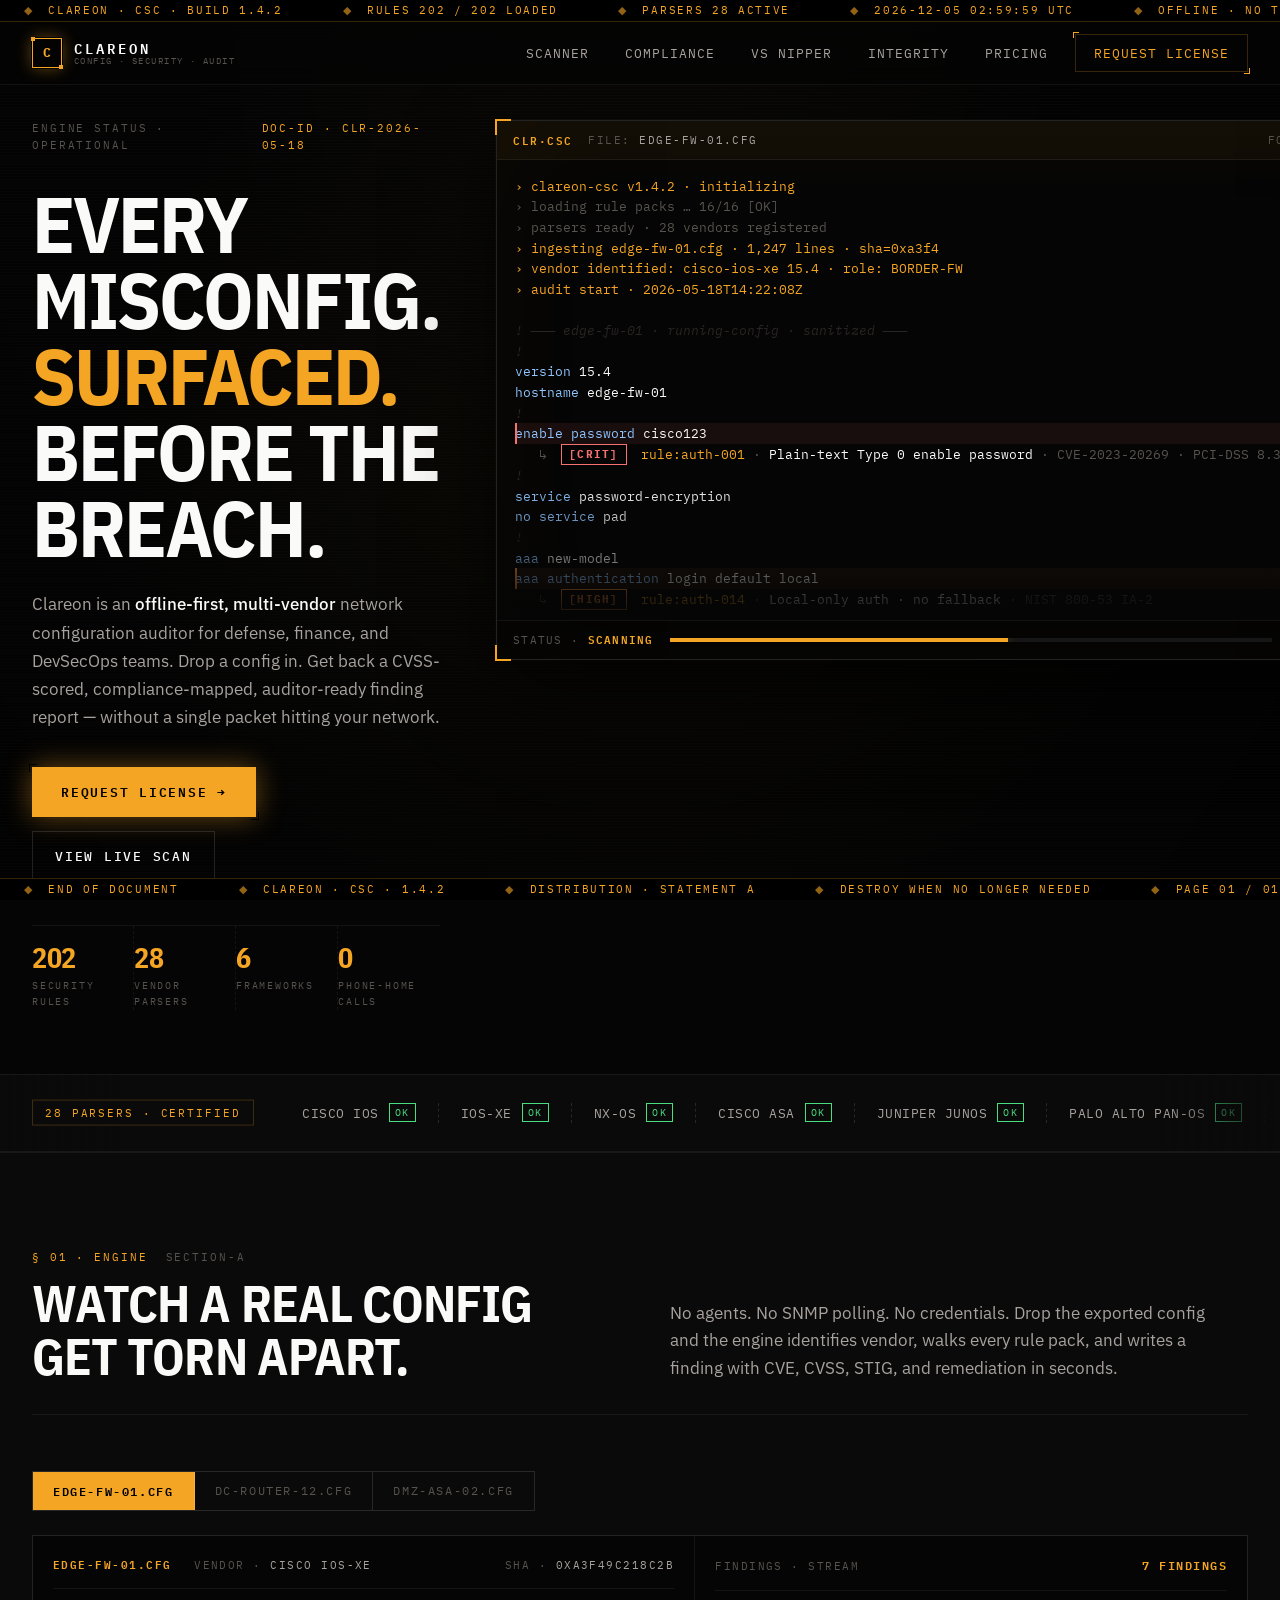
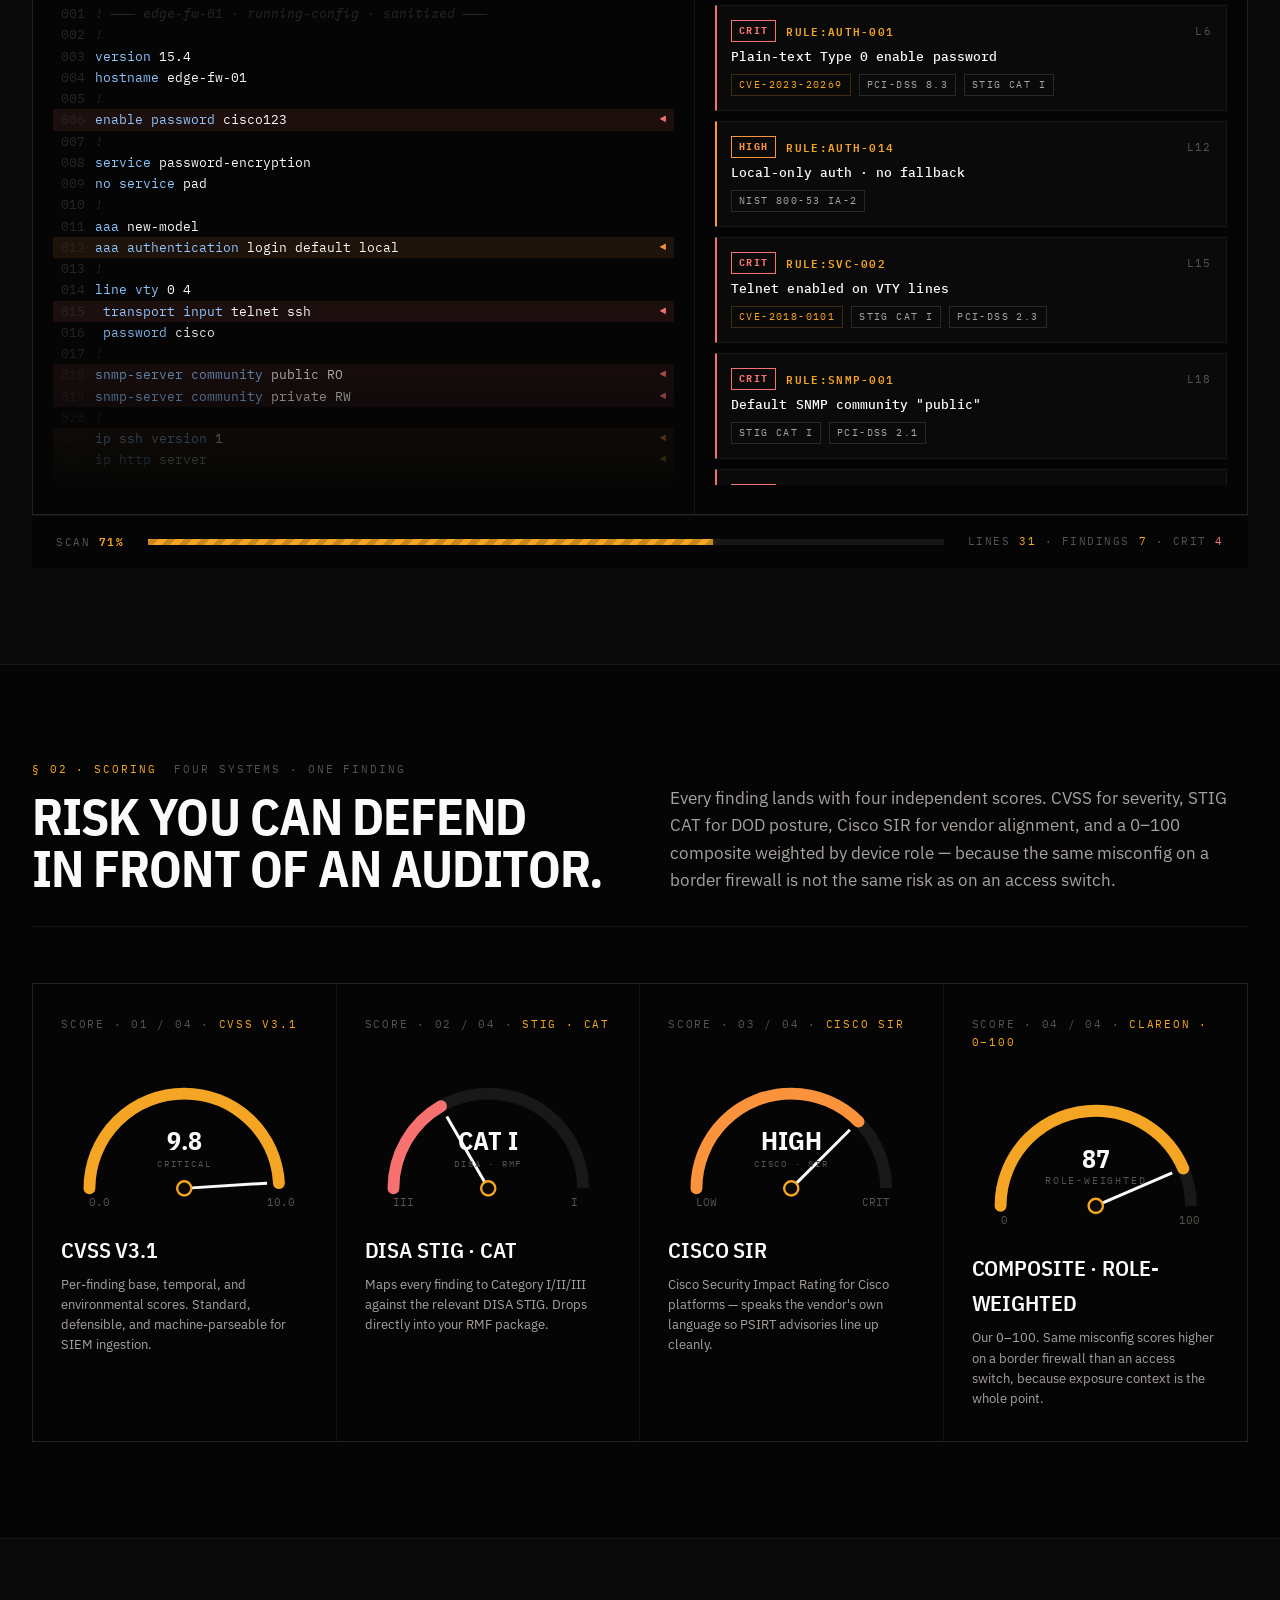
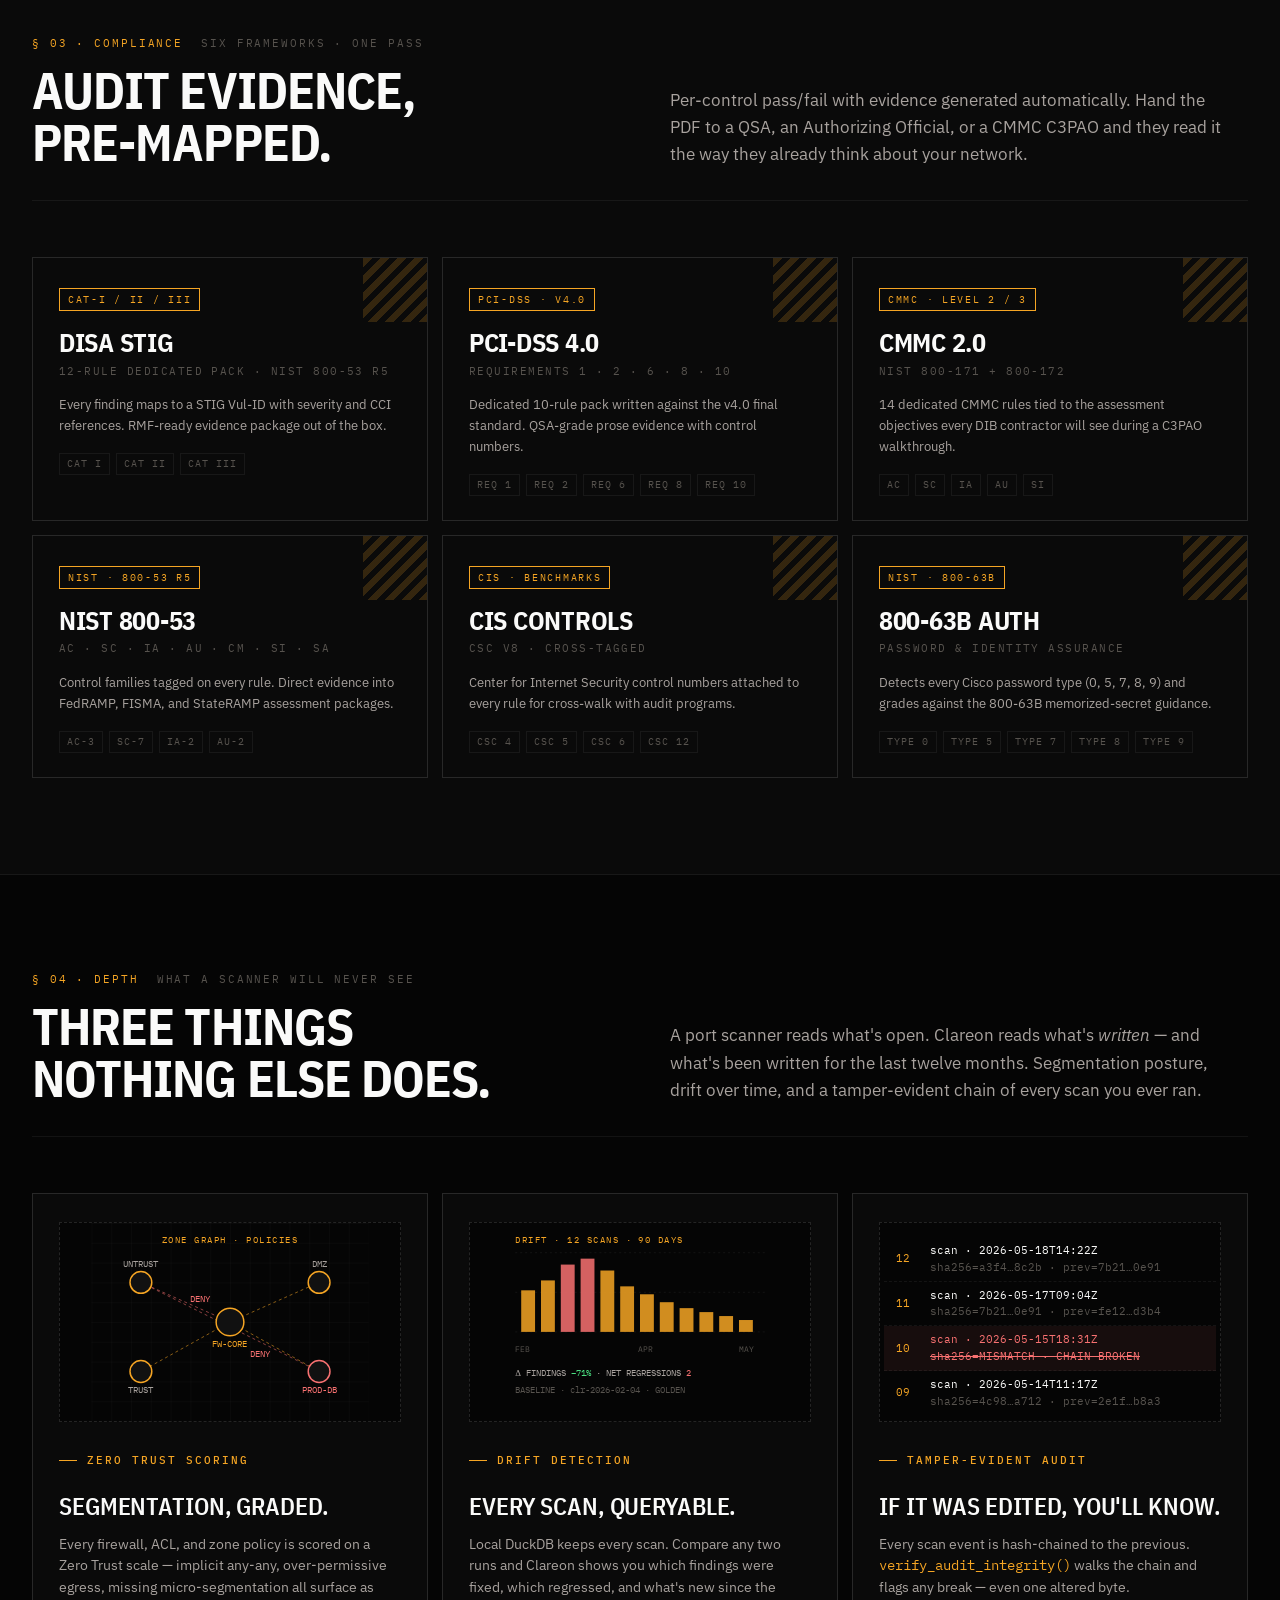
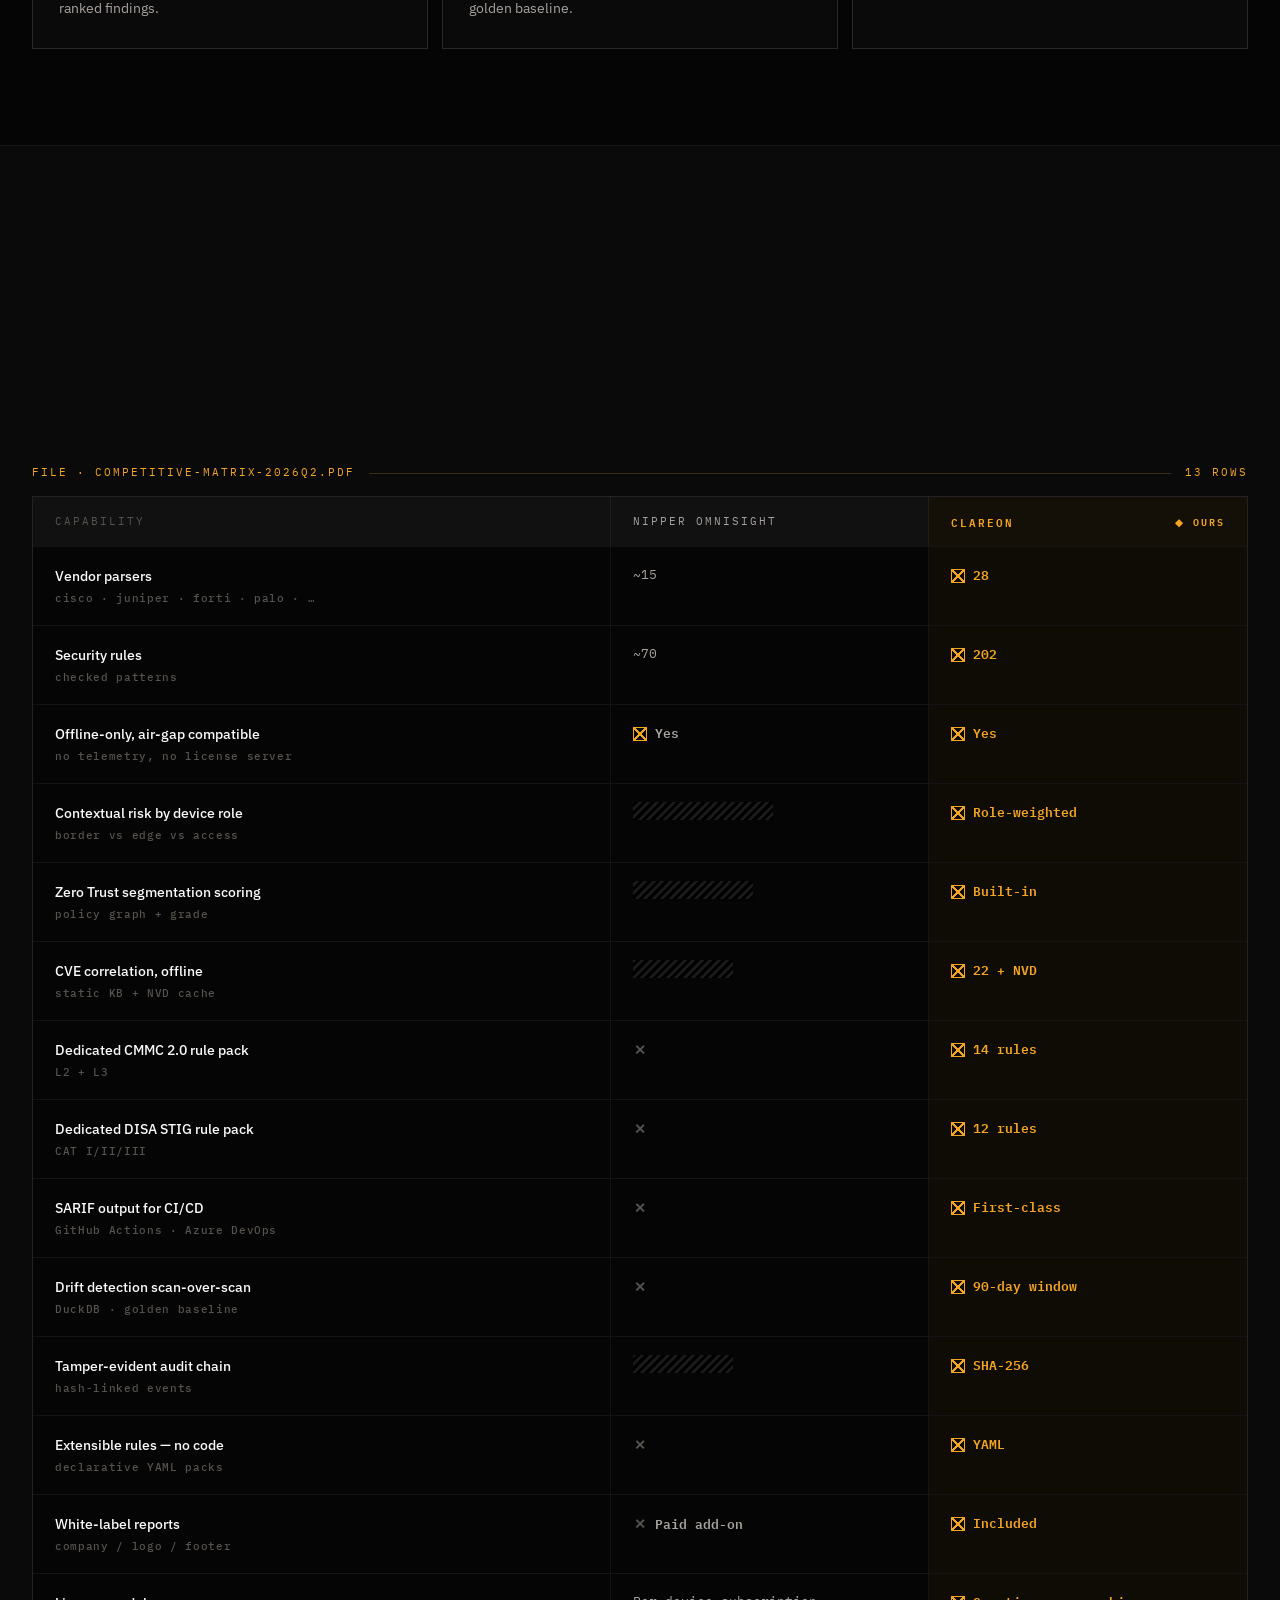
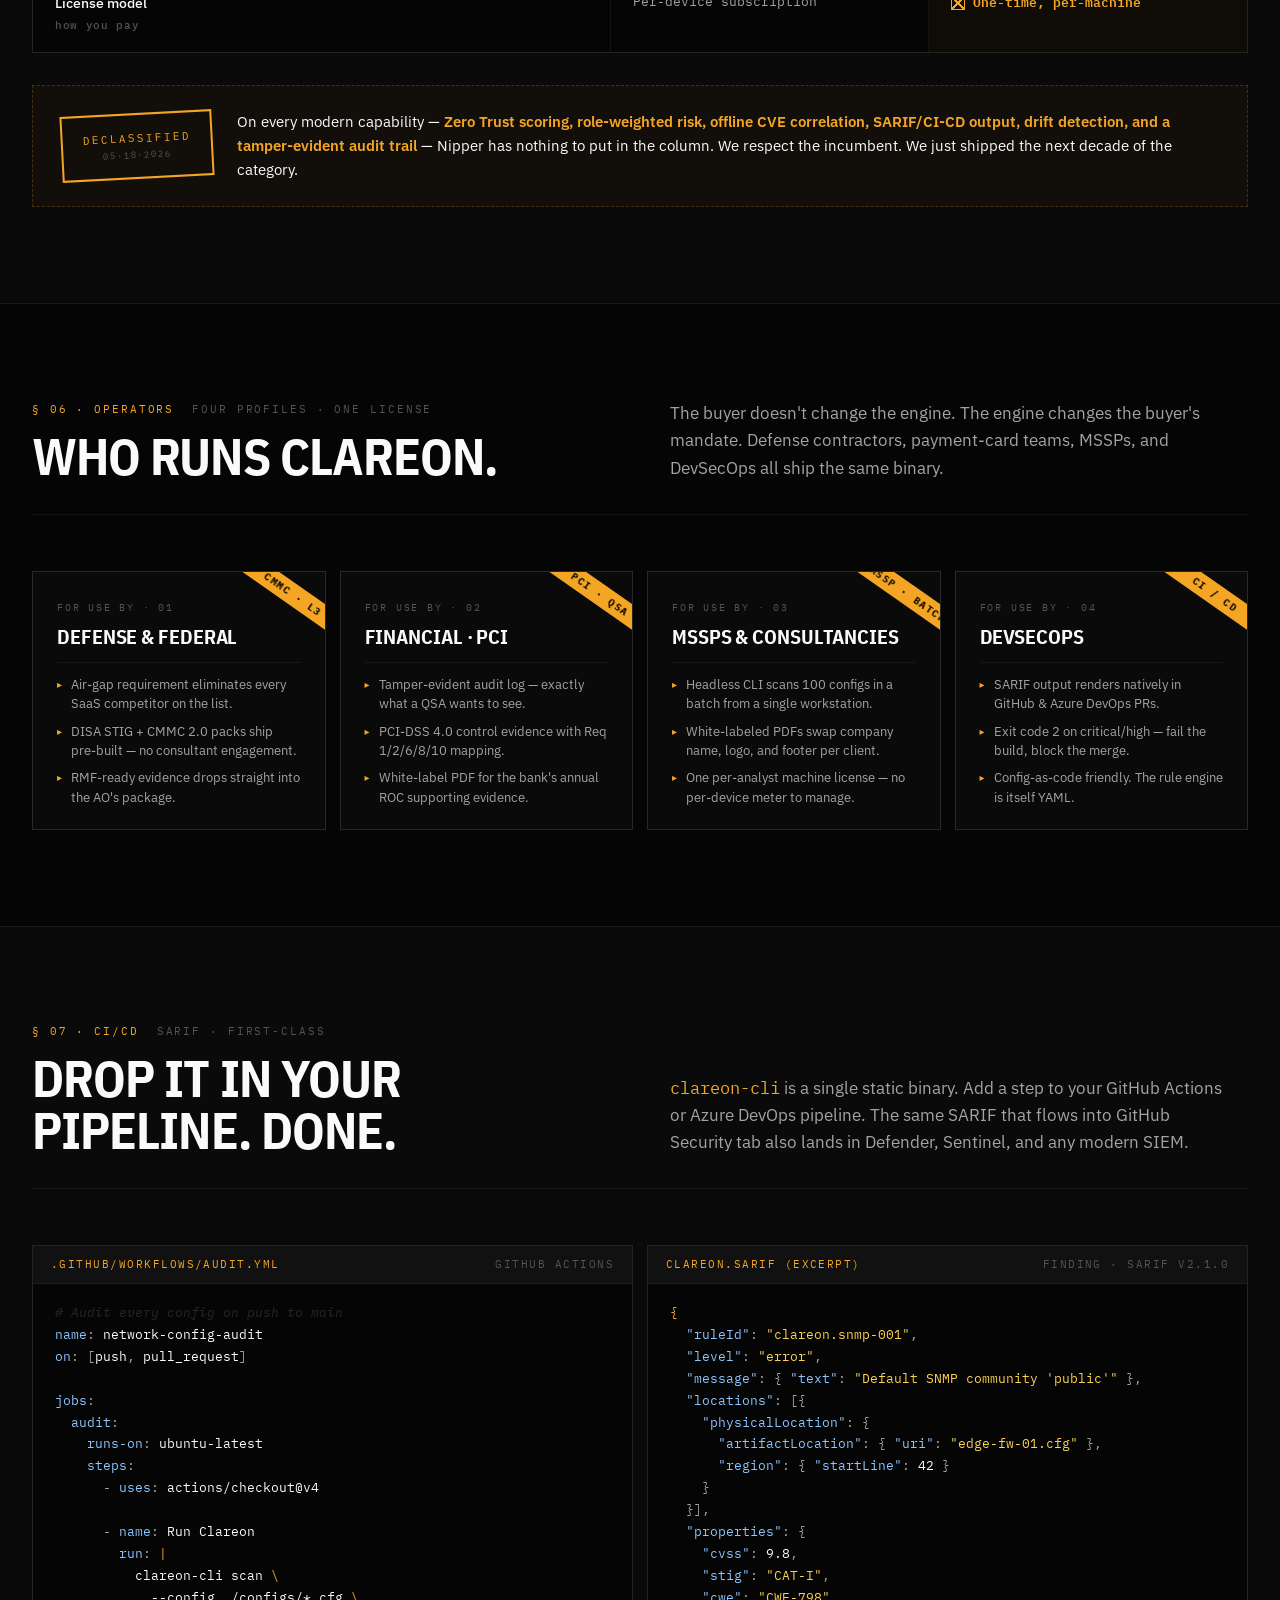
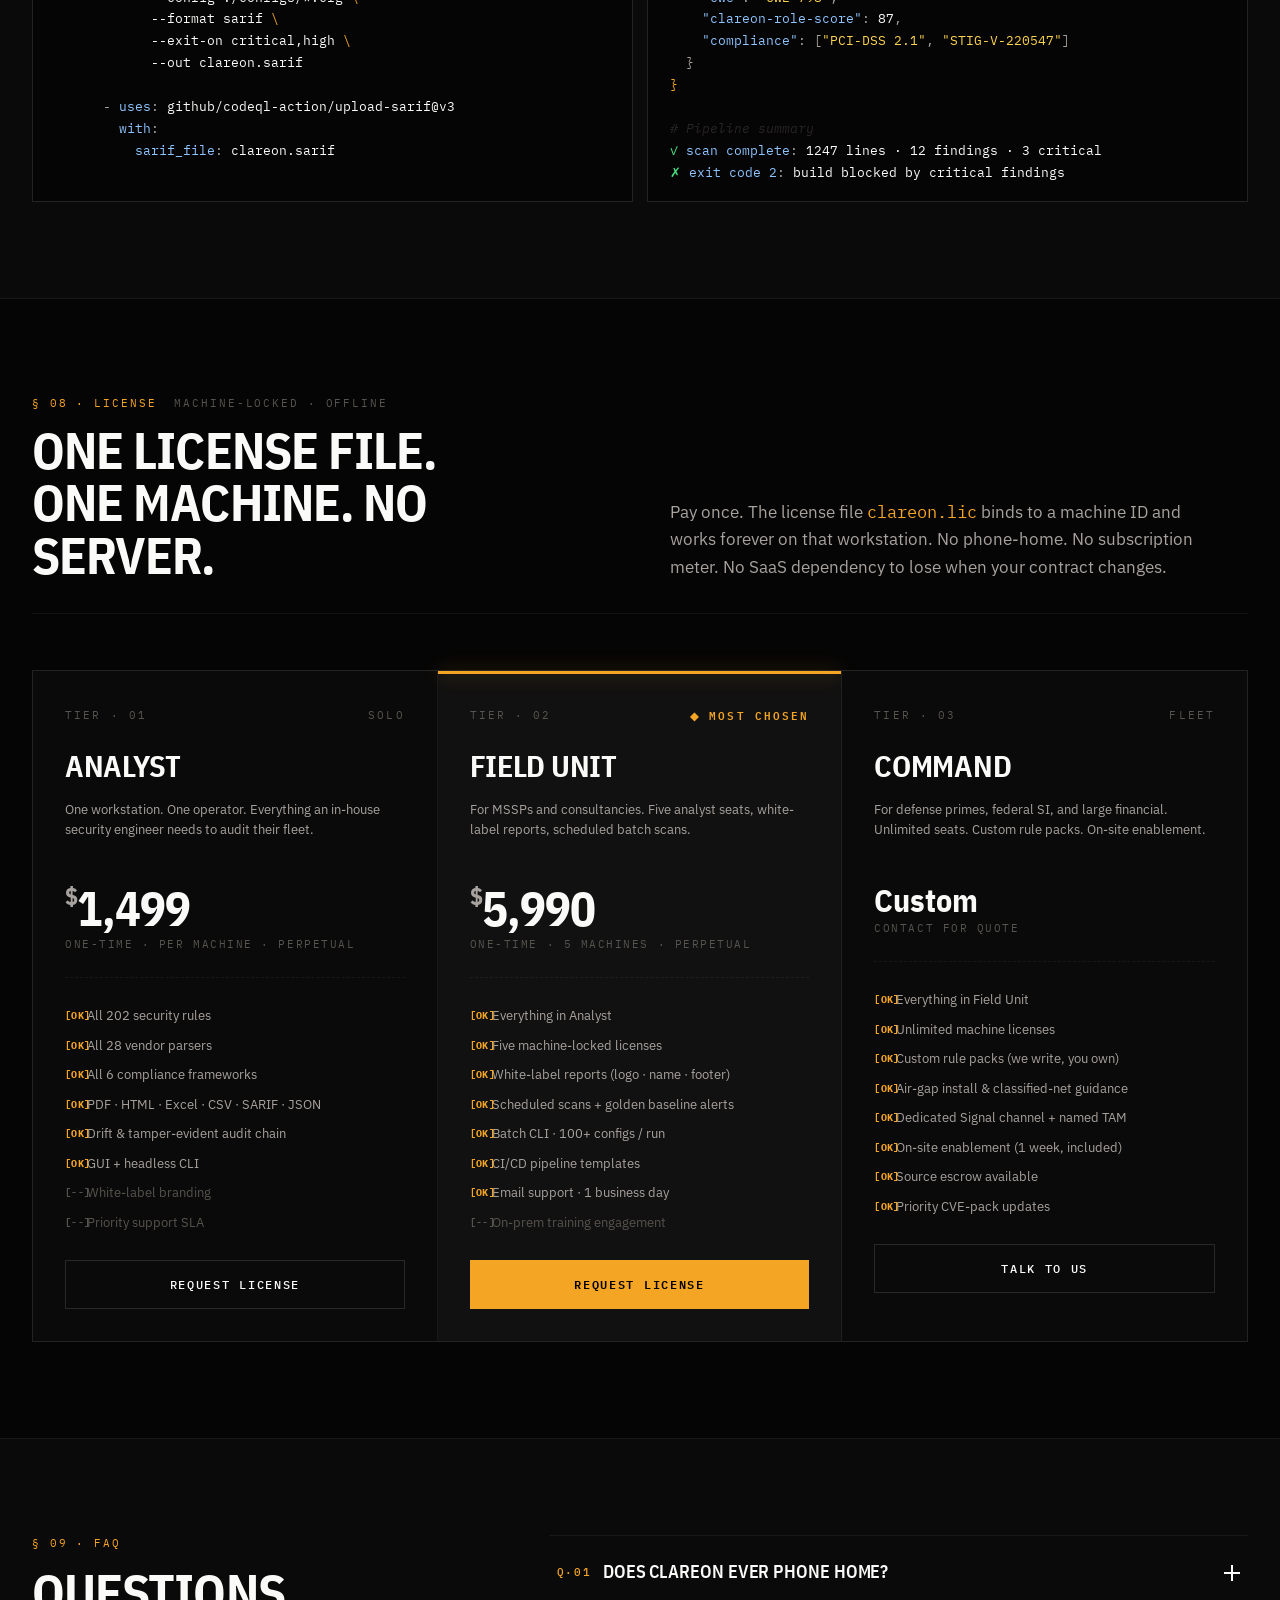
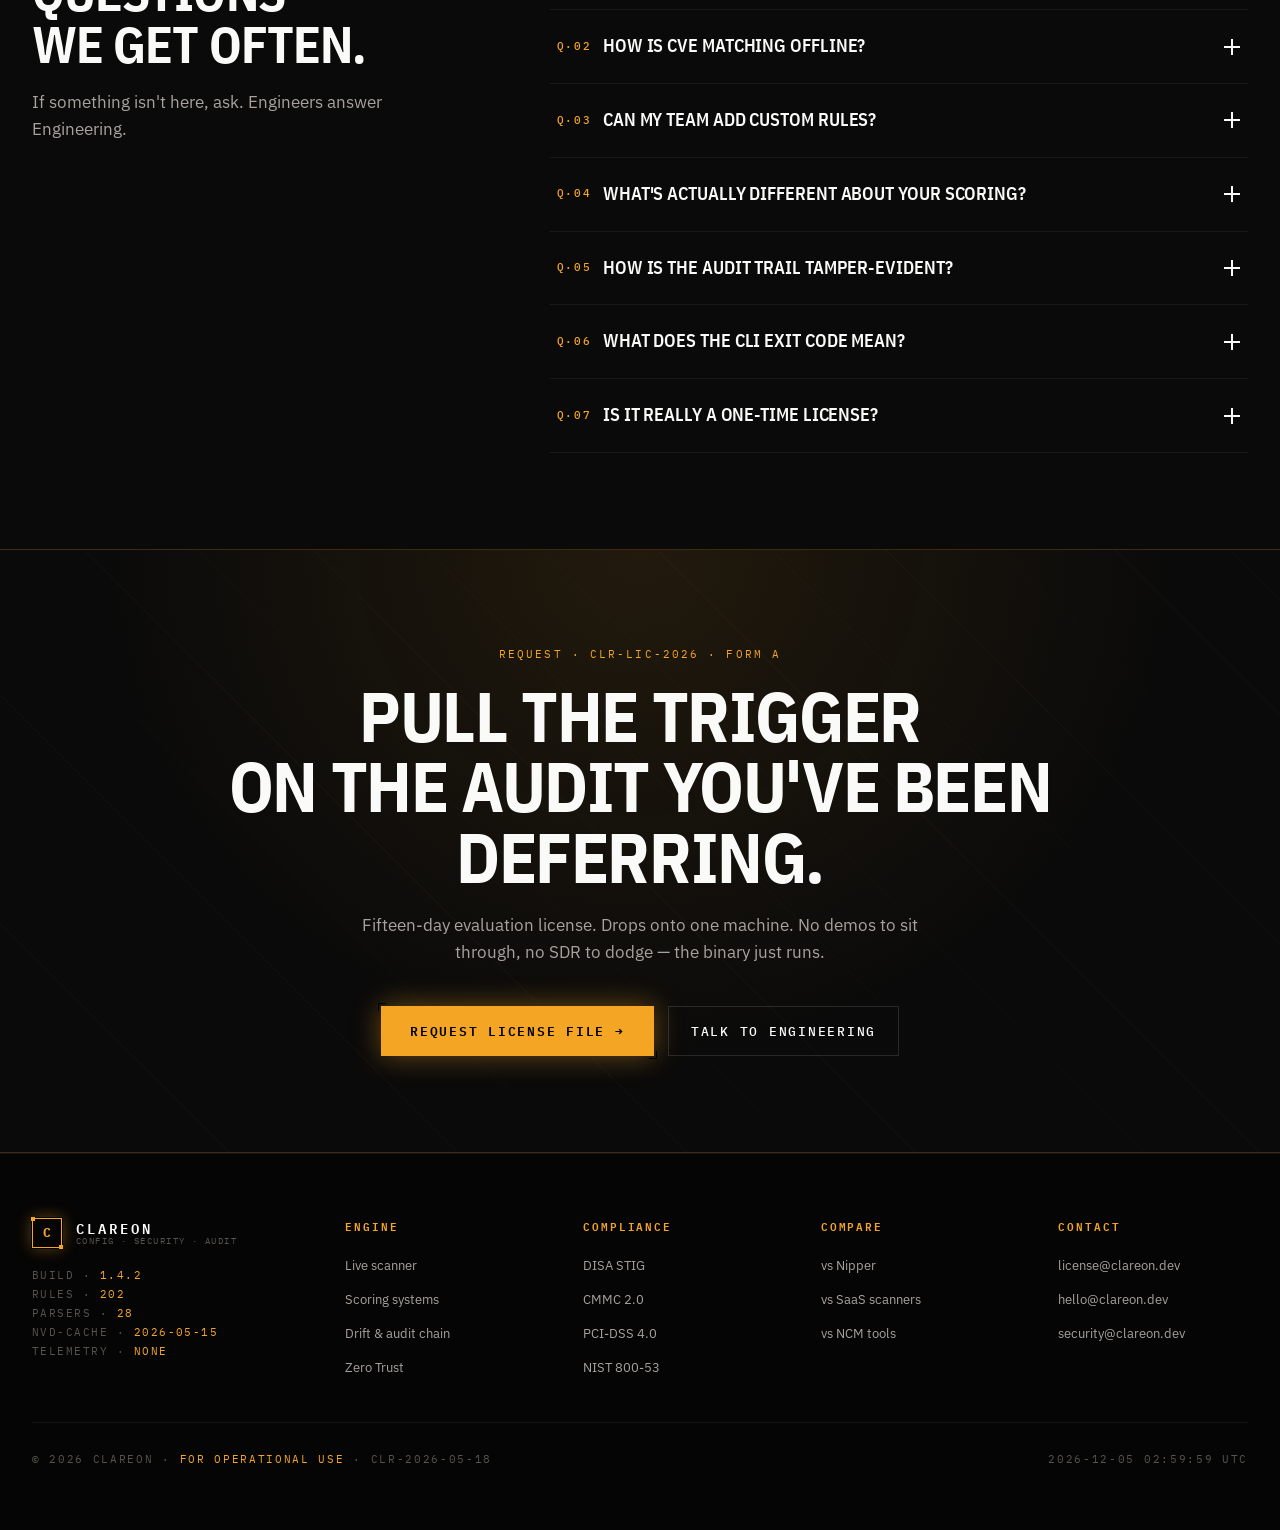
<file: index.html>
<!DOCTYPE html>
<html lang="en">
<head>
<meta charset="UTF-8"/>
<meta name="viewport" content="width=device-width,initial-scale=1.0"/>
<title>CLAREON · Network Configuration Security Auditor</title>
<meta name="description" content="Offline-first, multi-vendor configuration auditor — 202 rules · 28 parsers · 6 compliance frameworks. CMMC 2.0, DISA STIG, PCI-DSS 4.0, NIST 800-53. Air-gap compatible.">
<link rel="preconnect" href="https://fonts.googleapis.com">
<link rel="preconnect" href="https://fonts.gstatic.com" crossorigin>
<link href="https://fonts.googleapis.com/css2?family=IBM+Plex+Mono:wght@300;400;500;600;700&family=IBM+Plex+Sans:wght@300;400;500;600;700&family=IBM+Plex+Sans+Condensed:wght@500;600;700&display=swap" rel="stylesheet">
<link rel="stylesheet" href="styles.css">
<template id="__bundler_thumbnail">
<svg xmlns="http://www.w3.org/2000/svg" viewBox="0 0 200 200">
  <rect width="200" height="200" fill="#0a0a0a"/>
  <rect x="60" y="60" width="80" height="80" fill="none" stroke="#f5a524" stroke-width="3"/>
  <path d="M58 58 h10 v3 h-7 v7 h-3 z" fill="#f5a524"/>
  <path d="M142 58 h-10 v3 h7 v7 h3 z" fill="#f5a524"/>
  <path d="M58 142 h10 v-3 h-7 v-7 h-3 z" fill="#f5a524"/>
  <path d="M142 142 h-10 v-3 h7 v-7 h3 z" fill="#f5a524"/>
  <text x="100" y="108" text-anchor="middle" font-family="monospace" font-size="28" font-weight="700" fill="#f5a524">C</text>
</svg>
</template>
</head>
<body>

<!-- ════════════════════════════════════════════════════════
     TOP CLASSIFICATION BAR
═══════════════════════════════════════════════════════════ -->
<div class="classbar top" role="banner" aria-label="System status">
  <div class="classbar-track">
    <span>CLAREON · CSC · BUILD 1.4.2</span>
    <span>RULES 202 / 202 LOADED</span>
    <span>PARSERS 28 ACTIVE</span>
    <span data-utc-clock>—</span>
    <span>OFFLINE · NO TELEMETRY</span>
    <span>FOR OPERATIONAL USE</span>
    <span>CLAREON · CSC · BUILD 1.4.2</span>
    <span>RULES 202 / 202 LOADED</span>
    <span>PARSERS 28 ACTIVE</span>
    <span data-utc-clock>—</span>
    <span>OFFLINE · NO TELEMETRY</span>
    <span>FOR OPERATIONAL USE</span>
  </div>
</div>

<!-- ════════════════════════════════════════════════════════
     NAV
═══════════════════════════════════════════════════════════ -->
<nav id="nav">
  <div class="nav-inner">
    <a href="#top" class="brand" aria-label="Clareon home">
      <span class="brand-mark">C</span>
      <span>
        <span class="brand-name">CLAREON</span><span class="brand-tag">CONFIG · SECURITY · AUDIT</span>
      </span>
    </a>
    <div class="nav-links">
      <a href="#scanner">Scanner</a>
      <a href="#compliance">Compliance</a>
      <a href="#comparison">vs Nipper</a>
      <a href="#integrity">Integrity</a>
      <a href="#pricing">Pricing</a>
      <a href="#contact" class="cta">Request License</a>
    </div>
    <button class="burger" id="burger" aria-label="Menu" aria-expanded="false">
      <span></span><span></span><span></span>
    </button>
  </div>
</nav>
<div class="mobile-drawer" id="mobile-drawer">
  <a href="#scanner">Scanner</a>
  <a href="#compliance">Compliance</a>
  <a href="#comparison">vs Nipper</a>
  <a href="#integrity">Integrity</a>
  <a href="#pricing">Pricing</a>
  <a href="#contact">Request License</a>
</div>

<!-- ════════════════════════════════════════════════════════
     HERO
═══════════════════════════════════════════════════════════ -->
<section class="hero" id="top">
  <div class="shell">
    <div class="hero-grid">

      <div class="hero-text">
        <div class="hero-meta">
          <span><span class="dot"></span>Engine status · operational</span>
          <span style="color:var(--amber)">Doc-ID · CLR-2026-05-18</span>
        </div>

        <h1 class="h-display">
          Every misconfig.<br>
          <span class="amber">Surfaced.</span><br>
          Before the breach.
        </h1>

        <p class="hero-lede">
          Clareon is an <strong>offline-first, multi-vendor</strong> network configuration
          auditor for defense, finance, and DevSecOps teams. Drop a config in.
          Get back a CVSS-scored, compliance-mapped, auditor-ready finding report —
          without a single packet hitting your network.
        </p>

        <div class="hero-btns">
          <a href="#pricing" class="btn btn-primary btn-stamp">
            Request License
            <span class="arrow">→</span>
          </a>
          <a href="#scanner" class="btn">View live scan</a>
        </div>

        <div class="hero-fact-grid">
          <div class="hero-fact">
            <div class="hero-fact-num"><span data-count="202">0</span></div>
            <div class="hero-fact-lbl">Security rules</div>
          </div>
          <div class="hero-fact">
            <div class="hero-fact-num"><span data-count="28">0</span></div>
            <div class="hero-fact-lbl">Vendor parsers</div>
          </div>
          <div class="hero-fact">
            <div class="hero-fact-num"><span data-count="6">0</span></div>
            <div class="hero-fact-lbl">Frameworks</div>
          </div>
          <div class="hero-fact">
            <div class="hero-fact-num"><span data-count="0">0</span></div>
            <div class="hero-fact-lbl">Phone-home calls</div>
          </div>
        </div>
      </div>

      <!-- TERMINAL -->
      <div class="hero-visual">
        <div class="term">
          <div class="term-frame"><span class="tl"></span><span class="tr"></span><span class="bl"></span><span class="br"></span></div>
          <div class="term-head">
            <span class="id">CLR·CSC</span>
            <span>FILE: <span id="hero-term-file" style="color:var(--txt-2)">edge-fw-01.cfg</span></span>
            <span class="right">
              <span>FOUND <span id="hero-term-found" style="color:var(--amber);font-weight:600">0</span></span>
              <span class="live">LIVE</span>
            </span>
          </div>
          <div class="term-body" id="hero-term-body"></div>
          <div class="term-footer">
            <span>STATUS · <span id="hero-term-stat" style="color:var(--amber);font-weight:600">BOOT</span></span>
            <span class="progress"><span class="progress-fill" id="hero-term-prog"></span></span>
            <span>SHA · 0xa3f4</span>
          </div>
        </div>
      </div>

    </div>
  </div>
</section>

<!-- ════════════════════════════════════════════════════════
     VENDOR MARQUEE
═══════════════════════════════════════════════════════════ -->
<div class="vendor-strip" aria-label="Supported vendors">
  <span class="vendor-strip-label">28 PARSERS · CERTIFIED</span>
  <div class="vendor-marquee">
    <!-- duplicated 2x for seamless loop -->
    <span class="vendor-item">CISCO IOS <span class="ok">OK</span></span>
    <span class="vendor-item">IOS-XE <span class="ok">OK</span></span>
    <span class="vendor-item">NX-OS <span class="ok">OK</span></span>
    <span class="vendor-item">CISCO ASA <span class="ok">OK</span></span>
    <span class="vendor-item">JUNIPER JUNOS <span class="ok">OK</span></span>
    <span class="vendor-item">PALO ALTO PAN-OS <span class="ok">OK</span></span>
    <span class="vendor-item">FORTINET FORTIOS <span class="ok">OK</span></span>
    <span class="vendor-item">CHECK POINT <span class="ok">OK</span></span>
    <span class="vendor-item">HUAWEI VRP <span class="ok">OK</span></span>
    <span class="vendor-item">H3C COMWARE <span class="ok">OK</span></span>
    <span class="vendor-item">F5 BIG-IP <span class="ok">OK</span></span>
    <span class="vendor-item">HPE ARUBA <span class="ok">OK</span></span>
    <span class="vendor-item">EXTREME <span class="ok">OK</span></span>
    <span class="vendor-item">SANGFOR <span class="ok">OK</span></span>
    <span class="vendor-item">FORCEPOINT <span class="ok">OK</span></span>
    <span class="vendor-item">TRELLIX <span class="ok">OK</span></span>
    <span class="vendor-item">TREND MICRO <span class="ok">OK</span></span>
    <span class="vendor-item">NETSKOPE <span class="ok">OK</span></span>
    <span class="vendor-item">PROOFPOINT <span class="ok">OK</span></span>
    <span class="vendor-item">BEYONDTRUST <span class="ok">OK</span></span>
    <span class="vendor-item">IBM <span class="ok">OK</span></span>
    <span class="vendor-item">ERICSSON <span class="ok">OK</span></span>

    <span class="vendor-item">CISCO IOS <span class="ok">OK</span></span>
    <span class="vendor-item">IOS-XE <span class="ok">OK</span></span>
    <span class="vendor-item">NX-OS <span class="ok">OK</span></span>
    <span class="vendor-item">CISCO ASA <span class="ok">OK</span></span>
    <span class="vendor-item">JUNIPER JUNOS <span class="ok">OK</span></span>
    <span class="vendor-item">PALO ALTO PAN-OS <span class="ok">OK</span></span>
    <span class="vendor-item">FORTINET FORTIOS <span class="ok">OK</span></span>
    <span class="vendor-item">CHECK POINT <span class="ok">OK</span></span>
    <span class="vendor-item">HUAWEI VRP <span class="ok">OK</span></span>
    <span class="vendor-item">H3C COMWARE <span class="ok">OK</span></span>
    <span class="vendor-item">F5 BIG-IP <span class="ok">OK</span></span>
    <span class="vendor-item">HPE ARUBA <span class="ok">OK</span></span>
    <span class="vendor-item">EXTREME <span class="ok">OK</span></span>
    <span class="vendor-item">SANGFOR <span class="ok">OK</span></span>
    <span class="vendor-item">FORCEPOINT <span class="ok">OK</span></span>
    <span class="vendor-item">TRELLIX <span class="ok">OK</span></span>
    <span class="vendor-item">TREND MICRO <span class="ok">OK</span></span>
    <span class="vendor-item">NETSKOPE <span class="ok">OK</span></span>
    <span class="vendor-item">PROOFPOINT <span class="ok">OK</span></span>
    <span class="vendor-item">BEYONDTRUST <span class="ok">OK</span></span>
    <span class="vendor-item">IBM <span class="ok">OK</span></span>
    <span class="vendor-item">ERICSSON <span class="ok">OK</span></span>
  </div>
</div>

<!-- ════════════════════════════════════════════════════════
     LIVE SCANNER DEMO (the showstopper)
═══════════════════════════════════════════════════════════ -->
<section class="scanner-section" id="scanner">
  <div class="shell">

    <div class="section-head reveal">
      <div>
        <div class="meta"><span class="id">§ 01 · ENGINE</span><span>SECTION-A</span></div>
        <h2 class="h-section">Watch a real config<br>get torn apart.</h2>
      </div>
      <div>
        <p class="lede">
          No agents. No SNMP polling. No credentials. Drop the exported config
          and the engine identifies vendor, walks every rule pack, and writes
          a finding with CVE, CVSS, STIG, and remediation in seconds.
        </p>
      </div>
    </div>

    <div class="reveal">
      <div class="scanner-tabs" role="tablist">
        <button class="scanner-tab active" data-key="edge-fw-01.cfg" role="tab">edge-fw-01.cfg</button>
        <button class="scanner-tab" data-key="dc-router-12.cfg" role="tab">dc-router-12.cfg</button>
        <button class="scanner-tab" data-key="dmz-asa-02.cfg" role="tab">dmz-asa-02.cfg</button>
      </div>

      <div class="scanner-wrap">

        <div class="scanner-config">
          <div class="scanner-config-head">
            <div>
              <span class="filename" id="scanner-file">edge-fw-01.cfg</span>
              <span style="margin-left:14px">VENDOR · <span id="scanner-vendor" style="color:var(--txt-2)">CISCO IOS-XE</span></span>
            </div>
            <div>SHA · <span id="scanner-sha" style="color:var(--txt-2)">0xa3f4</span></div>
          </div>
          <div class="scanner-config-body" id="scanner-config-body">
            <!-- populated by scanner.js -->
          </div>
          <div class="scan-beam" id="scan-beam"></div>
        </div>

        <div class="scanner-findings">
          <div class="scanner-findings-head">
            <span>FINDINGS · STREAM</span>
            <span class="count" id="scanner-finding-count">0 findings</span>
          </div>
          <div class="scanner-findings-list" id="scanner-findings-list">
            <!-- populated by scanner.js -->
          </div>
        </div>

      </div>

      <div class="scanner-progress-strip">
        <span>SCAN <span class="scanner-progress-info" id="scanner-pct">0%</span></span>
        <div class="scanner-progress-bar">
          <div class="scanner-progress-fill" id="scanner-progress-fill"></div>
        </div>
        <span>
          LINES <span style="color:var(--amber)" id="scanner-lines">0</span> ·
          FINDINGS <span style="color:var(--amber)" id="scanner-find">0</span> ·
          CRIT <span style="color:var(--crit)" id="scanner-crit">0</span>
        </span>
      </div>
    </div>

  </div>
</section>

<!-- ════════════════════════════════════════════════════════
     SCORING ENGINE
═══════════════════════════════════════════════════════════ -->
<section id="scoring">
  <div class="shell">
    <div class="section-head reveal">
      <div>
        <div class="meta"><span class="id">§ 02 · SCORING</span><span>FOUR SYSTEMS · ONE FINDING</span></div>
        <h2 class="h-section">Risk you can defend<br>in front of an auditor.</h2>
      </div>
      <div>
        <p class="lede">
          Every finding lands with four independent scores. CVSS for severity,
          STIG CAT for DOD posture, Cisco SIR for vendor alignment, and a 0–100
          composite weighted by device role — because the same misconfig on
          a border firewall is not the same risk as on an access switch.
        </p>
      </div>
    </div>

    <div class="score-grid reveal">

      <div class="score-card">
        <div class="num">SCORE · 01 / 04 · <span class="amber">CVSS v3.1</span></div>
        <div class="gauge">
          <svg viewBox="0 0 200 130" class="gauge-svg" data-gauge="9.8" data-max="10" preserveAspectRatio="xMidYMid meet" style="width:100%;height:100%">
            <path d="M 20 110 A 80 80 0 0 1 180 110" fill="none" stroke="rgba(255,255,255,0.08)" stroke-width="10"/>
            <path d="M 20 110 A 80 80 0 0 1 180 110" fill="none" stroke="#f5a524" stroke-width="10" stroke-linecap="round" class="gauge-arc-fill"/>
            <line x1="100" y1="110" x2="100" y2="40" stroke="#fafaf9" stroke-width="2.5" class="gauge-needle" style="transform-origin:100px 110px;transform:rotate(-90deg);transition:none"/>
            <circle cx="100" cy="110" r="6" fill="#0a0a0a" stroke="#f5a524" stroke-width="2"/>
            <text x="20" y="125" font-family="IBM Plex Mono" font-size="9" fill="#57534e">0.0</text>
            <text x="170" y="125" font-family="IBM Plex Mono" font-size="9" fill="#57534e">10.0</text>
            <text x="100" y="78" font-family="IBM Plex Sans Condensed" font-size="22" font-weight="700" text-anchor="middle" fill="#fafaf9">9.8</text>
            <text x="100" y="92" font-family="IBM Plex Mono" font-size="8" letter-spacing="1.5" text-anchor="middle" fill="#57534e">CRITICAL</text>
          </svg>
        </div>
        <h4>CVSS v3.1</h4>
        <p>Per-finding base, temporal, and environmental scores. Standard, defensible, and machine-parseable for SIEM ingestion.</p>
      </div>

      <div class="score-card">
        <div class="num">SCORE · 02 / 04 · <span class="amber">STIG · CAT</span></div>
        <div class="gauge">
          <svg viewBox="0 0 200 130" class="gauge-svg" data-gauge="1" data-max="3" preserveAspectRatio="xMidYMid meet" style="width:100%;height:100%">
            <path d="M 20 110 A 80 80 0 0 1 180 110" fill="none" stroke="rgba(255,255,255,0.08)" stroke-width="10"/>
            <path d="M 20 110 A 80 80 0 0 1 180 110" fill="none" stroke="#f87171" stroke-width="10" stroke-linecap="round" class="gauge-arc-fill"/>
            <line x1="100" y1="110" x2="100" y2="40" stroke="#fafaf9" stroke-width="2.5" class="gauge-needle" style="transform-origin:100px 110px;transform:rotate(-90deg);transition:none"/>
            <circle cx="100" cy="110" r="6" fill="#0a0a0a" stroke="#f5a524" stroke-width="2"/>
            <text x="20" y="125" font-family="IBM Plex Mono" font-size="9" fill="#57534e">III</text>
            <text x="170" y="125" font-family="IBM Plex Mono" font-size="9" fill="#57534e">I</text>
            <text x="100" y="78" font-family="IBM Plex Sans Condensed" font-size="22" font-weight="700" text-anchor="middle" fill="#fafaf9">CAT I</text>
            <text x="100" y="92" font-family="IBM Plex Mono" font-size="8" letter-spacing="1.5" text-anchor="middle" fill="#57534e">DISA · RMF</text>
          </svg>
        </div>
        <h4>DISA STIG · CAT</h4>
        <p>Maps every finding to Category I/II/III against the relevant DISA STIG. Drops directly into your RMF package.</p>
      </div>

      <div class="score-card">
        <div class="num">SCORE · 03 / 04 · <span class="amber">CISCO SIR</span></div>
        <div class="gauge">
          <svg viewBox="0 0 200 130" class="gauge-svg" data-gauge="3" data-max="4" preserveAspectRatio="xMidYMid meet" style="width:100%;height:100%">
            <path d="M 20 110 A 80 80 0 0 1 180 110" fill="none" stroke="rgba(255,255,255,0.08)" stroke-width="10"/>
            <path d="M 20 110 A 80 80 0 0 1 180 110" fill="none" stroke="#fb923c" stroke-width="10" stroke-linecap="round" class="gauge-arc-fill"/>
            <line x1="100" y1="110" x2="100" y2="40" stroke="#fafaf9" stroke-width="2.5" class="gauge-needle" style="transform-origin:100px 110px;transform:rotate(-90deg);transition:none"/>
            <circle cx="100" cy="110" r="6" fill="#0a0a0a" stroke="#f5a524" stroke-width="2"/>
            <text x="20" y="125" font-family="IBM Plex Mono" font-size="9" fill="#57534e">LOW</text>
            <text x="160" y="125" font-family="IBM Plex Mono" font-size="9" fill="#57534e">CRIT</text>
            <text x="100" y="78" font-family="IBM Plex Sans Condensed" font-size="22" font-weight="700" text-anchor="middle" fill="#fafaf9">HIGH</text>
            <text x="100" y="92" font-family="IBM Plex Mono" font-size="8" letter-spacing="1.5" text-anchor="middle" fill="#57534e">CISCO · SIR</text>
          </svg>
        </div>
        <h4>Cisco SIR</h4>
        <p>Cisco Security Impact Rating for Cisco platforms — speaks the vendor's own language so PSIRT advisories line up cleanly.</p>
      </div>

      <div class="score-card">
        <div class="num">SCORE · 04 / 04 · <span class="amber">CLAREON · 0–100</span></div>
        <div class="gauge">
          <svg viewBox="0 0 200 130" class="gauge-svg" data-gauge="87" data-max="100" preserveAspectRatio="xMidYMid meet" style="width:100%;height:100%">
            <path d="M 20 110 A 80 80 0 0 1 180 110" fill="none" stroke="rgba(255,255,255,0.08)" stroke-width="10"/>
            <path d="M 20 110 A 80 80 0 0 1 180 110" fill="none" stroke="#f5a524" stroke-width="10" stroke-linecap="round" class="gauge-arc-fill"/>
            <line x1="100" y1="110" x2="100" y2="40" stroke="#fafaf9" stroke-width="2.5" class="gauge-needle" style="transform-origin:100px 110px;transform:rotate(-90deg);transition:none"/>
            <circle cx="100" cy="110" r="6" fill="#0a0a0a" stroke="#f5a524" stroke-width="2"/>
            <text x="20" y="125" font-family="IBM Plex Mono" font-size="9" fill="#57534e">0</text>
            <text x="170" y="125" font-family="IBM Plex Mono" font-size="9" fill="#57534e">100</text>
            <text x="100" y="78" font-family="IBM Plex Sans Condensed" font-size="22" font-weight="700" text-anchor="middle" fill="#fafaf9">87</text>
            <text x="100" y="92" font-family="IBM Plex Mono" font-size="8" letter-spacing="1.5" text-anchor="middle" fill="#57534e">ROLE-WEIGHTED</text>
          </svg>
        </div>
        <h4>Composite · Role-Weighted</h4>
        <p>Our 0–100. Same misconfig scores higher on a border firewall than an access switch, because exposure context is the whole point.</p>
      </div>

    </div>
  </div>
</section>

<!-- ════════════════════════════════════════════════════════
     COMPLIANCE FRAMEWORKS
═══════════════════════════════════════════════════════════ -->
<section id="compliance" style="background:var(--bg-1);border-top:1px solid var(--line);border-bottom:1px solid var(--line)">
  <div class="shell">

    <div class="section-head reveal">
      <div>
        <div class="meta"><span class="id">§ 03 · COMPLIANCE</span><span>SIX FRAMEWORKS · ONE PASS</span></div>
        <h2 class="h-section">Audit evidence,<br>pre-mapped.</h2>
      </div>
      <div>
        <p class="lede">
          Per-control pass/fail with evidence generated automatically.
          Hand the PDF to a QSA, an Authorizing Official, or a CMMC C3PAO and
          they read it the way they already think about your network.
        </p>
      </div>
    </div>

    <div class="comp-grid reveal">

      <div class="comp-folder">
        <div class="stamp">CAT-I / II / III</div>
        <h3>DISA STIG</h3>
        <div class="sub">12-rule dedicated pack · NIST 800-53 r5</div>
        <p>Every finding maps to a STIG Vul-ID with severity and CCI references. RMF-ready evidence package out of the box.</p>
        <div class="ctrls">
          <span class="ctrl">CAT I</span><span class="ctrl">CAT II</span><span class="ctrl">CAT III</span>
        </div>
      </div>

      <div class="comp-folder">
        <div class="stamp">PCI-DSS · v4.0</div>
        <h3>PCI-DSS 4.0</h3>
        <div class="sub">Requirements 1 · 2 · 6 · 8 · 10</div>
        <p>Dedicated 10-rule pack written against the v4.0 final standard. QSA-grade prose evidence with control numbers.</p>
        <div class="ctrls">
          <span class="ctrl">REQ 1</span><span class="ctrl">REQ 2</span><span class="ctrl">REQ 6</span><span class="ctrl">REQ 8</span><span class="ctrl">REQ 10</span>
        </div>
      </div>

      <div class="comp-folder">
        <div class="stamp">CMMC · LEVEL 2 / 3</div>
        <h3>CMMC 2.0</h3>
        <div class="sub">NIST 800-171 + 800-172</div>
        <p>14 dedicated CMMC rules tied to the assessment objectives every DIB contractor will see during a C3PAO walkthrough.</p>
        <div class="ctrls">
          <span class="ctrl">AC</span><span class="ctrl">SC</span><span class="ctrl">IA</span><span class="ctrl">AU</span><span class="ctrl">SI</span>
        </div>
      </div>

      <div class="comp-folder">
        <div class="stamp">NIST · 800-53 r5</div>
        <h3>NIST 800-53</h3>
        <div class="sub">AC · SC · IA · AU · CM · SI · SA</div>
        <p>Control families tagged on every rule. Direct evidence into FedRAMP, FISMA, and StateRAMP assessment packages.</p>
        <div class="ctrls">
          <span class="ctrl">AC-3</span><span class="ctrl">SC-7</span><span class="ctrl">IA-2</span><span class="ctrl">AU-2</span>
        </div>
      </div>

      <div class="comp-folder">
        <div class="stamp">CIS · BENCHMARKS</div>
        <h3>CIS Controls</h3>
        <div class="sub">CSC v8 · cross-tagged</div>
        <p>Center for Internet Security control numbers attached to every rule for cross-walk with audit programs.</p>
        <div class="ctrls">
          <span class="ctrl">CSC 4</span><span class="ctrl">CSC 5</span><span class="ctrl">CSC 6</span><span class="ctrl">CSC 12</span>
        </div>
      </div>

      <div class="comp-folder">
        <div class="stamp">NIST · 800-63B</div>
        <h3>800-63B Auth</h3>
        <div class="sub">Password &amp; identity assurance</div>
        <p>Detects every Cisco password type (0, 5, 7, 8, 9) and grades against the 800-63B memorized-secret guidance.</p>
        <div class="ctrls">
          <span class="ctrl">TYPE 0</span><span class="ctrl">TYPE 5</span><span class="ctrl">TYPE 7</span><span class="ctrl">TYPE 8</span><span class="ctrl">TYPE 9</span>
        </div>
      </div>

    </div>
  </div>
</section>

<!-- ════════════════════════════════════════════════════════
     THREE-UP: Zero Trust / Drift / Tamper Audit
═══════════════════════════════════════════════════════════ -->
<section id="integrity">
  <div class="shell">

    <div class="section-head reveal">
      <div>
        <div class="meta"><span class="id">§ 04 · DEPTH</span><span>WHAT A SCANNER WILL NEVER SEE</span></div>
        <h2 class="h-section">Three things<br>nothing else does.</h2>
      </div>
      <div>
        <p class="lede">
          A port scanner reads what's open. Clareon reads what's <em>written</em> —
          and what's been written for the last twelve months. Segmentation
          posture, drift over time, and a tamper-evident chain of every
          scan you ever ran.
        </p>
      </div>
    </div>

    <div class="three-grid reveal">

      <!-- Zero Trust -->
      <div class="three-card">
        <div class="viz">
          <svg viewBox="0 0 280 200" width="100%" height="100%" class="zt-nodes" aria-hidden="true">
            <defs>
              <pattern id="zt-grid" width="20" height="20" patternUnits="userSpaceOnUse">
                <path d="M 20 0 L 0 0 0 20" fill="none" stroke="rgba(255,255,255,0.04)" stroke-width="1"/>
              </pattern>
            </defs>
            <rect width="280" height="200" fill="url(#zt-grid)"/>
            <line x1="50" y1="60" x2="140" y2="100" class="deny"/>
            <line x1="140" y1="100" x2="230" y2="60"/>
            <line x1="140" y1="100" x2="50" y2="150"/>
            <line x1="140" y1="100" x2="230" y2="150"/>
            <line x1="50" y1="60" x2="230" y2="150" class="deny"/>
            <circle cx="50" cy="60" r="11"/>
            <text x="50" y="44" text-anchor="middle" font-family="IBM Plex Mono" font-size="9" fill="#a8a29e">UNTRUST</text>
            <circle cx="230" cy="60" r="11"/>
            <text x="230" y="44" text-anchor="middle" font-family="IBM Plex Mono" font-size="9" fill="#a8a29e">DMZ</text>
            <circle cx="140" cy="100" r="14" stroke-width="2"/>
            <text x="140" y="125" text-anchor="middle" font-family="IBM Plex Mono" font-size="9" fill="#f5a524">FW-CORE</text>
            <circle cx="50" cy="150" r="11"/>
            <text x="50" y="172" text-anchor="middle" font-family="IBM Plex Mono" font-size="9" fill="#a8a29e">TRUST</text>
            <circle cx="230" cy="150" r="11" class="deny"/>
            <text x="230" y="172" text-anchor="middle" font-family="IBM Plex Mono" font-size="9" fill="#f87171">PROD-DB</text>
            <text x="140" y="20" text-anchor="middle" font-family="IBM Plex Mono" font-size="9" letter-spacing="1.5" fill="#f5a524">ZONE GRAPH · POLICIES</text>
            <text x="100" y="80" font-family="IBM Plex Mono" font-size="9" fill="#f87171">DENY</text>
            <text x="160" y="135" font-family="IBM Plex Mono" font-size="9" fill="#f87171">DENY</text>
          </svg>
        </div>
        <div class="eyebrow">Zero Trust scoring</div>
        <h3>Segmentation, graded.</h3>
        <p>Every firewall, ACL, and zone policy is scored on a Zero Trust scale — implicit any-any, over-permissive egress, missing micro-segmentation all surface as ranked findings.</p>
      </div>

      <!-- Drift -->
      <div class="three-card">
        <div class="viz">
          <svg viewBox="0 0 280 200" width="100%" height="100%" class="drift-svg" data-drift-chart aria-hidden="true">
            <text x="14" y="20" font-family="IBM Plex Mono" font-size="9" letter-spacing="1.5" fill="#f5a524">DRIFT · 12 SCANS · 90 DAYS</text>
            <line x1="14" y1="110" x2="266" y2="110" class="drift-grid"/>
            <line x1="14" y1="70" x2="266" y2="70" class="drift-grid"/>
            <line x1="14" y1="30" x2="266" y2="30" class="drift-grid"/>
            <!-- bars: 12 -->
            <g>
              <rect class="drift-bar" x="20"  y="110" width="14" height="0" data-h="42"/>
              <rect class="drift-bar" x="40"  y="110" width="14" height="0" data-h="52"/>
              <rect class="drift-bar crit" x="60"  y="110" width="14" height="0" data-h="68"/>
              <rect class="drift-bar crit" x="80"  y="110" width="14" height="0" data-h="74"/>
              <rect class="drift-bar" x="100" y="110" width="14" height="0" data-h="62"/>
              <rect class="drift-bar" x="120" y="110" width="14" height="0" data-h="46"/>
              <rect class="drift-bar" x="140" y="110" width="14" height="0" data-h="38"/>
              <rect class="drift-bar" x="160" y="110" width="14" height="0" data-h="30"/>
              <rect class="drift-bar" x="180" y="110" width="14" height="0" data-h="24"/>
              <rect class="drift-bar" x="200" y="110" width="14" height="0" data-h="20"/>
              <rect class="drift-bar" x="220" y="110" width="14" height="0" data-h="16"/>
              <rect class="drift-bar" x="240" y="110" width="14" height="0" data-h="12"/>
            </g>
            <text x="14" y="130" font-family="IBM Plex Mono" font-size="8" fill="#57534e">FEB</text>
            <text x="138" y="130" font-family="IBM Plex Mono" font-size="8" fill="#57534e">APR</text>
            <text x="240" y="130" font-family="IBM Plex Mono" font-size="8" fill="#57534e">MAY</text>
            <text x="14" y="155" font-family="IBM Plex Mono" font-size="9" fill="#a8a29e">Δ FINDINGS <tspan fill="#4ade80">−71%</tspan> · NET REGRESSIONS <tspan fill="#f87171">2</tspan></text>
            <text x="14" y="172" font-family="IBM Plex Mono" font-size="9" fill="#57534e">BASELINE · clr-2026-02-04 · GOLDEN</text>
          </svg>
        </div>
        <div class="eyebrow">Drift detection</div>
        <h3>Every scan, queryable.</h3>
        <p>Local DuckDB keeps every scan. Compare any two runs and Clareon shows you which findings were fixed, which regressed, and what's new since the golden baseline.</p>
      </div>

      <!-- Hash chain -->
      <div class="three-card">
        <div class="viz" style="background:var(--bg-0)">
          <div style="padding:14px 4px 0 4px">
            <div class="hash-row"><span class="idx">12</span><span><span style="color:var(--txt)">scan · 2026-05-18T14:22Z</span><br><span class="hash">sha256=a3f4…8c2b · prev=7b21…0e91</span></span></div>
            <div class="hash-row"><span class="idx">11</span><span><span style="color:var(--txt)">scan · 2026-05-17T09:04Z</span><br><span class="hash">sha256=7b21…0e91 · prev=fe12…d3b4</span></span></div>
            <div class="hash-row tamper"><span class="idx">10</span><span><span>scan · 2026-05-15T18:31Z</span><br><span class="hash">sha256=MISMATCH · CHAIN BROKEN</span></span></div>
            <div class="hash-row"><span class="idx">09</span><span><span style="color:var(--txt)">scan · 2026-05-14T11:17Z</span><br><span class="hash">sha256=4c98…a712 · prev=2e1f…b8a3</span></span></div>
          </div>
        </div>
        <div class="eyebrow">Tamper-evident audit</div>
        <h3>If it was edited, you'll know.</h3>
        <p>Every scan event is hash-chained to the previous. <code style="font-family:var(--f-mono);color:var(--amber)">verify_audit_integrity()</code> walks the chain and flags any break — even one altered byte.</p>
      </div>

    </div>
  </div>
</section>

<!-- ════════════════════════════════════════════════════════
     CLAREON vs NIPPER · REDACTED COMPARISON
═══════════════════════════════════════════════════════════ -->
<section class="vs-section" id="comparison">
  <div class="shell">

    <div class="section-head reveal">
      <div>
        <div class="meta"><span class="id">§ 05 · COMPARISON</span><span>DECLASSIFIED · FOR DISTRIBUTION</span></div>
        <h2 class="h-section">Nipper Omnisight<br><span style="color:var(--amber)">vs Clareon.</span></h2>
      </div>
      <div>
        <p class="lede">
          Nipper had the category to itself for a decade. The engine hasn't
          meaningfully advanced since 2018. Here is the same feature list,
          side by side. Black bars are where the incumbent has nothing to say.
        </p>
      </div>
    </div>

    <div class="reveal">
      <div class="vs-headerline"><span>FILE · COMPETITIVE-MATRIX-2026Q2.PDF</span><span class="bar"></span><span>13 ROWS</span></div>

      <div class="vs-table">
        <div class="vs-row head">
          <div>CAPABILITY</div>
          <div class="col-them">NIPPER OMNISIGHT</div>
          <div class="col-us">CLAREON</div>
        </div>

        <div class="vs-row">
          <div class="feat">Vendor parsers<span class="sub">cisco · juniper · forti · palo · …</span></div>
          <div class="col-them">~15</div>
          <div class="col-us"><span class="vs-mark yes">28</span></div>
        </div>

        <div class="vs-row">
          <div class="feat">Security rules<span class="sub">checked patterns</span></div>
          <div class="col-them">~70</div>
          <div class="col-us"><span class="vs-mark yes">202</span></div>
        </div>

        <div class="vs-row">
          <div class="feat">Offline-only, air-gap compatible<span class="sub">no telemetry, no license server</span></div>
          <div class="col-them"><span class="vs-mark yes">Yes</span></div>
          <div class="col-us"><span class="vs-mark yes">Yes</span></div>
        </div>

        <div class="vs-row">
          <div class="feat">Contextual risk by device role<span class="sub">border vs edge vs access</span></div>
          <div class="col-them"><span class="redact" style="width:140px;height:18px">&nbsp;</span></div>
          <div class="col-us"><span class="vs-mark yes">Role-weighted</span></div>
        </div>

        <div class="vs-row">
          <div class="feat">Zero Trust segmentation scoring<span class="sub">policy graph + grade</span></div>
          <div class="col-them"><span class="redact" style="width:120px;height:18px">&nbsp;</span></div>
          <div class="col-us"><span class="vs-mark yes">Built-in</span></div>
        </div>

        <div class="vs-row">
          <div class="feat">CVE correlation, offline<span class="sub">static KB + NVD cache</span></div>
          <div class="col-them"><span class="redact" style="width:100px;height:18px">&nbsp;</span></div>
          <div class="col-us"><span class="vs-mark yes">22 + NVD</span></div>
        </div>

        <div class="vs-row">
          <div class="feat">Dedicated CMMC 2.0 rule pack<span class="sub">L2 + L3</span></div>
          <div class="col-them"><span class="vs-mark no">&nbsp;</span></div>
          <div class="col-us"><span class="vs-mark yes">14 rules</span></div>
        </div>

        <div class="vs-row">
          <div class="feat">Dedicated DISA STIG rule pack<span class="sub">CAT I/II/III</span></div>
          <div class="col-them"><span class="vs-mark no">&nbsp;</span></div>
          <div class="col-us"><span class="vs-mark yes">12 rules</span></div>
        </div>

        <div class="vs-row">
          <div class="feat">SARIF output for CI/CD<span class="sub">GitHub Actions · Azure DevOps</span></div>
          <div class="col-them"><span class="vs-mark no">&nbsp;</span></div>
          <div class="col-us"><span class="vs-mark yes">First-class</span></div>
        </div>

        <div class="vs-row">
          <div class="feat">Drift detection scan-over-scan<span class="sub">DuckDB · golden baseline</span></div>
          <div class="col-them"><span class="vs-mark no">&nbsp;</span></div>
          <div class="col-us"><span class="vs-mark yes">90-day window</span></div>
        </div>

        <div class="vs-row">
          <div class="feat">Tamper-evident audit chain<span class="sub">hash-linked events</span></div>
          <div class="col-them"><span class="redact" style="width:100px;height:18px">&nbsp;</span></div>
          <div class="col-us"><span class="vs-mark yes">SHA-256</span></div>
        </div>

        <div class="vs-row">
          <div class="feat">Extensible rules — no code<span class="sub">declarative YAML packs</span></div>
          <div class="col-them"><span class="vs-mark no">&nbsp;</span></div>
          <div class="col-us"><span class="vs-mark yes">YAML</span></div>
        </div>

        <div class="vs-row">
          <div class="feat">White-label reports<span class="sub">company / logo / footer</span></div>
          <div class="col-them"><span class="vs-mark no">Paid add-on</span></div>
          <div class="col-us"><span class="vs-mark yes">Included</span></div>
        </div>

        <div class="vs-row">
          <div class="feat">License model<span class="sub">how you pay</span></div>
          <div class="col-them">Per-device subscription</div>
          <div class="col-us"><span class="vs-mark yes">One-time, per-machine</span></div>
        </div>

      </div>

      <div class="vs-summary">
        <div class="stamp">DECLASSIFIED<span>05·18·2026</span></div>
        <p>
          On every modern capability — <strong>Zero Trust scoring, role-weighted risk,
          offline CVE correlation, SARIF/CI-CD output, drift detection, and a tamper-evident
          audit trail</strong> — Nipper has nothing to put in the column. We respect the
          incumbent. We just shipped the next decade of the category.
        </p>
      </div>
    </div>

  </div>
</section>

<!-- ════════════════════════════════════════════════════════
     PERSONAS
═══════════════════════════════════════════════════════════ -->
<section id="personas">
  <div class="shell">

    <div class="section-head reveal">
      <div>
        <div class="meta"><span class="id">§ 06 · OPERATORS</span><span>FOUR PROFILES · ONE LICENSE</span></div>
        <h2 class="h-section">Who runs Clareon.</h2>
      </div>
      <div>
        <p class="lede">
          The buyer doesn't change the engine. The engine changes the buyer's
          mandate. Defense contractors, payment-card teams, MSSPs, and
          DevSecOps all ship the same binary.
        </p>
      </div>
    </div>

    <div class="persona-grid reveal">

      <div class="persona">
        <div class="ribbon">CMMC · L3</div>
        <div class="for-use">FOR USE BY · 01</div>
        <h4>Defense &amp; Federal</h4>
        <ul>
          <li>Air-gap requirement eliminates every SaaS competitor on the list.</li>
          <li>DISA STIG + CMMC 2.0 packs ship pre-built — no consultant engagement.</li>
          <li>RMF-ready evidence drops straight into the AO's package.</li>
        </ul>
      </div>

      <div class="persona">
        <div class="ribbon">PCI · QSA</div>
        <div class="for-use">FOR USE BY · 02</div>
        <h4>Financial · PCI</h4>
        <ul>
          <li>Tamper-evident audit log — exactly what a QSA wants to see.</li>
          <li>PCI-DSS 4.0 control evidence with Req 1/2/6/8/10 mapping.</li>
          <li>White-label PDF for the bank's annual ROC supporting evidence.</li>
        </ul>
      </div>

      <div class="persona">
        <div class="ribbon">MSSP · BATCH</div>
        <div class="for-use">FOR USE BY · 03</div>
        <h4>MSSPs &amp; Consultancies</h4>
        <ul>
          <li>Headless CLI scans 100 configs in a batch from a single workstation.</li>
          <li>White-labeled PDFs swap company name, logo, and footer per client.</li>
          <li>One per-analyst machine license — no per-device meter to manage.</li>
        </ul>
      </div>

      <div class="persona">
        <div class="ribbon">CI / CD</div>
        <div class="for-use">FOR USE BY · 04</div>
        <h4>DevSecOps</h4>
        <ul>
          <li>SARIF output renders natively in GitHub &amp; Azure DevOps PRs.</li>
          <li>Exit code 2 on critical/high — fail the build, block the merge.</li>
          <li>Config-as-code friendly. The rule engine is itself YAML.</li>
        </ul>
      </div>

    </div>
  </div>
</section>

<!-- ════════════════════════════════════════════════════════
     CI/CD INTEGRATION
═══════════════════════════════════════════════════════════ -->
<section id="cicd" style="background:var(--bg-1);border-top:1px solid var(--line);border-bottom:1px solid var(--line)">
  <div class="shell">

    <div class="section-head reveal">
      <div>
        <div class="meta"><span class="id">§ 07 · CI/CD</span><span>SARIF · FIRST-CLASS</span></div>
        <h2 class="h-section">Drop it in your<br>pipeline. Done.</h2>
      </div>
      <div>
        <p class="lede">
          <span class="mono" style="color:var(--amber)">clareon-cli</span> is a single static
          binary. Add a step to your GitHub Actions or Azure DevOps pipeline.
          The same SARIF that flows into GitHub Security tab also lands in
          Defender, Sentinel, and any modern SIEM.
        </p>
      </div>
    </div>

    <div class="cicd-wrap reveal">

      <div class="code-box">
        <div class="code-head">
          <span class="label">.github/workflows/audit.yml</span>
          <span>GITHUB ACTIONS</span>
        </div>
        <div class="code-body"><pre style="margin:0;font-family:var(--f-mono);font-size:12.5px;line-height:1.75;color:var(--txt-2)"><span class="c"># Audit every config on push to main</span>
<span class="k">name</span>: <span class="v">network-config-audit</span>
<span class="k">on</span>: [<span class="v">push</span>, <span class="v">pull_request</span>]

<span class="k">jobs</span>:
  <span class="k">audit</span>:
    <span class="k">runs-on</span>: <span class="v">ubuntu-latest</span>
    <span class="k">steps</span>:
      - <span class="k">uses</span>: <span class="v">actions/checkout@v4</span>

      - <span class="k">name</span>: <span class="v">Run Clareon</span>
        <span class="k">run</span>: <span class="p">|</span>
          <span class="v">clareon-cli scan</span> <span class="p">\</span>
            <span class="v">--config ./configs/*.cfg</span> <span class="p">\</span>
            <span class="v">--format sarif</span> <span class="p">\</span>
            <span class="v">--exit-on critical,high</span> <span class="p">\</span>
            <span class="v">--out clareon.sarif</span>

      - <span class="k">uses</span>: <span class="v">github/codeql-action/upload-sarif@v3</span>
        <span class="k">with</span>:
          <span class="k">sarif_file</span>: <span class="v">clareon.sarif</span>
</pre></div>
      </div>

      <div class="code-box">
        <div class="code-head">
          <span class="label">clareon.sarif (excerpt)</span>
          <span>FINDING · SARIF v2.1.0</span>
        </div>
        <div class="code-body"><pre style="margin:0;font-family:var(--f-mono);font-size:12.5px;line-height:1.75;color:var(--txt-2)"><span class="p">{</span>
  <span class="k">"ruleId"</span>: <span class="s">"clareon.snmp-001"</span>,
  <span class="k">"level"</span>: <span class="s">"error"</span>,
  <span class="k">"message"</span>: { <span class="k">"text"</span>: <span class="s">"Default SNMP community 'public'"</span> },
  <span class="k">"locations"</span>: [{
    <span class="k">"physicalLocation"</span>: {
      <span class="k">"artifactLocation"</span>: { <span class="k">"uri"</span>: <span class="s">"edge-fw-01.cfg"</span> },
      <span class="k">"region"</span>: { <span class="k">"startLine"</span>: <span class="v">42</span> }
    }
  }],
  <span class="k">"properties"</span>: {
    <span class="k">"cvss"</span>: <span class="v">9.8</span>,
    <span class="k">"stig"</span>: <span class="s">"CAT-I"</span>,
    <span class="k">"cwe"</span>: <span class="s">"CWE-798"</span>,
    <span class="k">"clareon-role-score"</span>: <span class="v">87</span>,
    <span class="k">"compliance"</span>: [<span class="s">"PCI-DSS 2.1"</span>, <span class="s">"STIG-V-220547"</span>]
  }
<span class="p">}</span>

<span class="c"># Pipeline summary</span>
<span class="o">✓</span> <span class="k">scan complete</span>: <span class="v">1247 lines · 12 findings · 3 critical</span>
<span class="o">✗</span> <span class="k">exit code 2</span>: <span class="v">build blocked by critical findings</span>
</pre></div>
      </div>

    </div>
  </div>
</section>

<!-- ════════════════════════════════════════════════════════
     PRICING
═══════════════════════════════════════════════════════════ -->
<section id="pricing">
  <div class="shell">

    <div class="section-head reveal">
      <div>
        <div class="meta"><span class="id">§ 08 · LICENSE</span><span>MACHINE-LOCKED · OFFLINE</span></div>
        <h2 class="h-section">One license file.<br>One machine. No server.</h2>
      </div>
      <div>
        <p class="lede">
          Pay once. The license file <span class="mono" style="color:var(--amber)">clareon.lic</span>
          binds to a machine ID and works forever on that workstation.
          No phone-home. No subscription meter. No SaaS dependency to lose
          when your contract changes.
        </p>
      </div>
    </div>

    <div class="price-grid reveal">

      <div class="price-tier">
        <div class="tag"><span>TIER · 01</span><span>SOLO</span></div>
        <h3>Analyst</h3>
        <p class="blurb">One workstation. One operator. Everything an in-house security engineer needs to audit their fleet.</p>
        <div class="price"><span class="cur">$</span>1,499</div>
        <div class="per">One-time · per machine · perpetual</div>
        <ul>
          <li>All 202 security rules</li>
          <li>All 28 vendor parsers</li>
          <li>All 6 compliance frameworks</li>
          <li>PDF · HTML · Excel · CSV · SARIF · JSON</li>
          <li>Drift &amp; tamper-evident audit chain</li>
          <li>GUI + headless CLI</li>
          <li class="no">White-label branding</li>
          <li class="no">Priority support SLA</li>
        </ul>
        <a href="#contact" class="pbtn">Request License</a>
      </div>

      <div class="price-tier featured">
        <div class="tag"><span>TIER · 02</span><span class="featured-mark">◆ MOST CHOSEN</span></div>
        <h3>Field Unit</h3>
        <p class="blurb">For MSSPs and consultancies. Five analyst seats, white-label reports, scheduled batch scans.</p>
        <div class="price"><span class="cur">$</span>5,990</div>
        <div class="per">One-time · 5 machines · perpetual</div>
        <ul>
          <li>Everything in Analyst</li>
          <li>Five machine-locked licenses</li>
          <li>White-label reports (logo · name · footer)</li>
          <li>Scheduled scans + golden baseline alerts</li>
          <li>Batch CLI · 100+ configs / run</li>
          <li>CI/CD pipeline templates</li>
          <li>Email support · 1 business day</li>
          <li class="no">On-prem training engagement</li>
        </ul>
        <a href="#contact" class="pbtn">Request License</a>
      </div>

      <div class="price-tier">
        <div class="tag"><span>TIER · 03</span><span>FLEET</span></div>
        <h3>Command</h3>
        <p class="blurb">For defense primes, federal SI, and large financial. Unlimited seats. Custom rule packs. On-site enablement.</p>
        <div class="price" style="font-size:32px;letter-spacing:-0.005em">Custom</div>
        <div class="per">Contact for quote</div>
        <ul>
          <li>Everything in Field Unit</li>
          <li>Unlimited machine licenses</li>
          <li>Custom rule packs (we write, you own)</li>
          <li>Air-gap install &amp; classified-net guidance</li>
          <li>Dedicated Signal channel + named TAM</li>
          <li>On-site enablement (1 week, included)</li>
          <li>Source escrow available</li>
          <li>Priority CVE-pack updates</li>
        </ul>
        <a href="#contact" class="pbtn">Talk to us</a>
      </div>

    </div>

  </div>
</section>

<!-- ════════════════════════════════════════════════════════
     FAQ
═══════════════════════════════════════════════════════════ -->
<section id="faq" style="background:var(--bg-1);border-top:1px solid var(--line)">
  <div class="shell">

    <div class="faq-layout">

      <div class="faq-intro reveal">
        <div class="meta" style="font-family:var(--f-mono);font-size:10.5px;letter-spacing:0.18em;color:var(--txt-3);text-transform:uppercase;margin-bottom:14px">
          <span style="color:var(--amber)">§ 09 · FAQ</span>
        </div>
        <h2 class="h-section">Questions<br>we get often.</h2>
        <p class="lede" style="margin-top:18px">
          If something isn't here, ask. Engineers answer Engineering.
        </p>
      </div>

      <div class="faq-list reveal">

        <div class="faq-item">
          <button class="faq-q"><span class="num">Q·01</span>Does Clareon ever phone home?<span class="chev"></span></button>
          <div class="faq-a"><div><p>No. Zero telemetry. No license server. No update beacon. <code>clareon.lic</code> is verified locally against the machine ID. The binary runs on air-gapped Class C networks without modification.</p></div></div>
        </div>

        <div class="faq-item">
          <button class="faq-q"><span class="num">Q·02</span>How is CVE matching offline?<span class="chev"></span></button>
          <div class="faq-a"><div><p>A curated KB of 22 high-impact real-world CVEs ships in the binary (CVE-2024-3400, CVE-2024-21762, CVE-2023-27997, CVE-2022-42475, CVE-2018-0101, and others). An offline NVD JSON cache lives at <code>~/.clareon/nvd_cache/</code>. The live NVD API is opt-in only.</p></div></div>
        </div>

        <div class="faq-item">
          <button class="faq-q"><span class="num">Q·03</span>Can my team add custom rules?<span class="chev"></span></button>
          <div class="faq-a"><div><p>Yes. Rules are pure YAML — <code>prerequisite_patterns</code>, <code>required_patterns</code>, <code>negative_patterns</code>, plus the narrative fields that flow directly into the report (<code>checked_text</code>, <code>matters_text</code>, <code>impact_rating</code>). No Python required to extend the engine.</p></div></div>
        </div>

        <div class="faq-item">
          <button class="faq-q"><span class="num">Q·04</span>What's actually different about your scoring?<span class="chev"></span></button>
          <div class="faq-a"><div><p>Four parallel scores per finding: CVSS v3.1, DISA STIG CAT, Cisco SIR, and a Clareon 0–100 composite weighted by the device's role in the traffic path. The same SNMP "public" community on a border firewall and an access switch produce very different role-weighted numbers.</p></div></div>
        </div>

        <div class="faq-item">
          <button class="faq-q"><span class="num">Q·05</span>How is the audit trail tamper-evident?<span class="chev"></span></button>
          <div class="faq-a"><div><p>Every scan event is hash-chained to the prior event. <code>verify_audit_integrity()</code> walks the chain end-to-end. A single altered byte anywhere in the history breaks the chain and is flagged.</p></div></div>
        </div>

        <div class="faq-item">
          <button class="faq-q"><span class="num">Q·06</span>What does the CLI exit code mean?<span class="chev"></span></button>
          <div class="faq-a"><div><p><code>clareon-cli</code> exits <code>0</code> on clean, <code>1</code> on info/low findings, and <code>2</code> on any critical or high finding. Drop it in CI with <code>--exit-on critical,high</code> and your pipeline will block the merge automatically.</p></div></div>
        </div>

        <div class="faq-item">
          <button class="faq-q"><span class="num">Q·07</span>Is it really a one-time license?<span class="chev"></span></button>
          <div class="faq-a"><div><p>Yes. The license file binds to a machine ID and is perpetual on that workstation. Annual maintenance is optional — and only buys you new rule packs and CVE updates. The engine you bought continues to run regardless.</p></div></div>
        </div>

      </div>

    </div>
  </div>
</section>

<!-- ════════════════════════════════════════════════════════
     CTA
═══════════════════════════════════════════════════════════ -->
<section class="cta-section" id="contact">
  <div class="shell" style="position:relative">
    <div class="cta-meta">REQUEST · CLR-LIC-2026 · FORM A</div>
    <h2>Pull the trigger<br>on the audit you've been<br>deferring.</h2>
    <p>Fifteen-day evaluation license. Drops onto one machine. No demos to sit through, no SDR to dodge — the binary just runs.</p>
    <div class="cta-btns">
      <a href="mailto:license@clareon.dev?subject=Clareon%20License%20Request" class="btn btn-primary btn-stamp">
        Request License File
        <span class="arrow">→</span>
      </a>
      <a href="mailto:hello@clareon.dev" class="btn">Talk to engineering</a>
    </div>
  </div>
</section>

<!-- ════════════════════════════════════════════════════════
     FOOTER
═══════════════════════════════════════════════════════════ -->
<footer>
  <div class="shell">
    <div class="foot-grid">

      <div class="foot-brand">
        <div class="brand" style="display:flex;align-items:center;gap:14px">
          <span class="brand-mark">C</span>
          <span>
            <span class="brand-name">CLAREON</span><span class="brand-tag">CONFIG · SECURITY · AUDIT</span>
          </span>
        </div>
        <div class="mono-block">
          BUILD · <span class="amber">1.4.2</span><br>
          RULES · <span class="amber">202</span><br>
          PARSERS · <span class="amber">28</span><br>
          NVD-CACHE · <span class="amber">2026-05-15</span><br>
          TELEMETRY · <span class="amber">NONE</span>
        </div>
      </div>

      <div class="foot-col">
        <h5>Engine</h5>
        <ul>
          <li><a href="#scanner">Live scanner</a></li>
          <li><a href="#scoring">Scoring systems</a></li>
          <li><a href="#integrity">Drift &amp; audit chain</a></li>
          <li><a href="#integrity">Zero Trust</a></li>
        </ul>
      </div>

      <div class="foot-col">
        <h5>Compliance</h5>
        <ul>
          <li><a href="#compliance">DISA STIG</a></li>
          <li><a href="#compliance">CMMC 2.0</a></li>
          <li><a href="#compliance">PCI-DSS 4.0</a></li>
          <li><a href="#compliance">NIST 800-53</a></li>
        </ul>
      </div>

      <div class="foot-col">
        <h5>Compare</h5>
        <ul>
          <li><a href="#comparison">vs Nipper</a></li>
          <li><a href="#personas">vs SaaS scanners</a></li>
          <li><a href="#personas">vs NCM tools</a></li>
        </ul>
      </div>

      <div class="foot-col">
        <h5>Contact</h5>
        <ul>
          <li><a href="mailto:license@clareon.dev">license@clareon.dev</a></li>
          <li><a href="mailto:hello@clareon.dev">hello@clareon.dev</a></li>
          <li><a href="mailto:security@clareon.dev">security@clareon.dev</a></li>
        </ul>
      </div>

    </div>

    <div class="foot-bottom">
      <span>© 2026 CLAREON · <span class="amber">FOR OPERATIONAL USE</span> · CLR-2026-05-18</span>
      <span data-utc-clock>—</span>
    </div>

  </div>
</footer>

<!-- ════════════════════════════════════════════════════════
     BOTTOM CLASSIFICATION BAR
═══════════════════════════════════════════════════════════ -->
<div class="classbar bottom" aria-hidden="true">
  <div class="classbar-track">
    <span>END OF DOCUMENT</span>
    <span>CLAREON · CSC · 1.4.2</span>
    <span>DISTRIBUTION · STATEMENT A</span>
    <span>DESTROY WHEN NO LONGER NEEDED</span>
    <span>PAGE 01 / 01</span>
    <span>END OF DOCUMENT</span>
    <span>CLAREON · CSC · 1.4.2</span>
    <span>DISTRIBUTION · STATEMENT A</span>
    <span>DESTROY WHEN NO LONGER NEEDED</span>
    <span>PAGE 01 / 01</span>
  </div>
</div>

<script src="main.js"></script>
<script src="scanner.js"></script>
</body>
</html>
</file>
<file: styles.css>
/* ═══════════════════════════════════════════════════════════════
   NETMESH · DEFENSE-GRADE WEBSITE
   palette: black + amber; type: IBM Plex Mono/Sans; vibe: NSA tooling
═══════════════════════════════════════════════════════════════ */
*, *::before, *::after { box-sizing: border-box; margin: 0; padding: 0; }
html { scroll-behavior: smooth; font-size: 16px; }
img, svg { display: block; }
a { color: inherit; text-decoration: none; }
button { cursor: pointer; font: inherit; border: none; background: none; color: inherit; }
ul, ol { list-style: none; }

:root {
  /* Surfaces — true noir */
  --bg-0:   #050505;
  --bg-1:   #0a0a0a;
  --bg-2:   #111111;
  --bg-3:   #161616;
  --bg-4:   #1c1c1c;

  /* Borders / hairlines */
  --line:      rgba(255,255,255,0.06);
  --line-md:   rgba(255,255,255,0.12);
  --line-hi:   rgba(255,255,255,0.22);
  --line-amber:rgba(245,165,36,0.22);
  --line-amber-hi: rgba(245,165,36,0.55);

  /* Amber — the signal color */
  --amber:    #f5a524;
  --amber-hi: #fbbf24;
  --amber-lo: #b45309;
  --amber-glow: rgba(245,165,36,0.42);

  /* Severity */
  --crit:    #f87171;
  --crit-bg: rgba(248,113,113,0.10);
  --high:    #fb923c;
  --high-bg: rgba(251,146,60,0.10);
  --med:     #fbbf24;
  --med-bg:  rgba(251,191,36,0.10);
  --ok:      #4ade80;
  --ok-bg:   rgba(74,222,128,0.10);

  /* Type */
  --txt:    #fafaf9;
  --txt-2:  #a8a29e;
  --txt-3:  #57534e;
  --txt-4:  #292524;

  /* Fonts */
  --f-display: 'IBM Plex Sans Condensed', 'IBM Plex Sans', system-ui, sans-serif;
  --f-sans:    'IBM Plex Sans', system-ui, sans-serif;
  --f-mono:    'IBM Plex Mono', ui-monospace, 'JetBrains Mono', Menlo, monospace;
}

/* ─── Base ──────────────────────────────────────────────────── */
body {
  background: var(--bg-0);
  color: var(--txt);
  font-family: var(--f-sans);
  font-size: 14.5px;
  line-height: 1.6;
  overflow-x: hidden;
  -webkit-font-smoothing: antialiased;
  text-rendering: optimizeLegibility;
  padding-bottom: 22px;
}

/* CRT scanline + grain overlay — very subtle, fixed */
body::before {
  content: '';
  position: fixed; inset: 0;
  background-image:
    repeating-linear-gradient(0deg, rgba(255,255,255,0.014) 0 1px, transparent 1px 3px),
    radial-gradient(circle at 50% 50%, rgba(245,165,36,0.04) 0%, transparent 70%);
  z-index: 1; pointer-events: none;
  mix-blend-mode: screen;
}
body::after {
  content: '';
  position: fixed; inset: 0;
  background: radial-gradient(ellipse at top, transparent 0%, rgba(0,0,0,0.45) 100%);
  z-index: 1; pointer-events: none;
}

.shell { max-width: 1280px; margin: 0 auto; padding: 0 32px; position: relative; z-index: 2; }
section { padding: 96px 0; position: relative; z-index: 2; }

::-webkit-scrollbar { width: 8px; height: 8px; }
::-webkit-scrollbar-track { background: var(--bg-1); }
::-webkit-scrollbar-thumb { background: var(--bg-4); border: 1px solid var(--line); }
::-webkit-scrollbar-thumb:hover { background: var(--amber-lo); }

::selection { background: var(--amber); color: #000; }

/* ─── Type primitives ───────────────────────────────────────── */
.mono { font-family: var(--f-mono); }
.eyebrow {
  display: inline-flex; align-items: center; gap: 10px;
  font-family: var(--f-mono);
  font-size: 11px; font-weight: 500;
  letter-spacing: 0.18em; text-transform: uppercase;
  color: var(--amber);
}
.eyebrow::before {
  content: ''; width: 18px; height: 1px; background: var(--amber);
}
.eyebrow.no-rule::before { display: none; }

h1, h2, h3, h4, h5 { font-family: var(--f-display); font-weight: 600; letter-spacing: -0.01em; }
.h-display {
  font-size: clamp(44px, 6.2vw, 92px);
  font-weight: 700;
  line-height: 0.96;
  letter-spacing: -0.025em;
  text-transform: uppercase;
}
.h-section {
  font-size: clamp(34px, 4vw, 56px);
  font-weight: 700;
  line-height: 1.02;
  letter-spacing: -0.018em;
  text-transform: uppercase;
}
.h-card {
  font-size: 22px;
  font-weight: 600;
  letter-spacing: -0.005em;
  text-transform: uppercase;
}
.lede {
  font-size: 16.5px;
  color: var(--txt-2);
  line-height: 1.65;
  max-width: 56ch;
}

/* ─── Classification bar (TOP & BOTTOM) ─────────────────────── */
.classbar {
  position: fixed; left: 0; right: 0;
  height: 22px;
  background: #000;
  border-bottom: 1px solid var(--line-amber);
  color: var(--amber);
  font-family: var(--f-mono);
  font-size: 10.5px;
  letter-spacing: 0.16em;
  display: flex; align-items: center;
  z-index: 100;
  overflow: hidden;
  text-transform: uppercase;
}
.classbar.top { top: 0; }
.classbar.bottom {
  bottom: 0; top: auto;
  border-top: 1px solid var(--line-amber);
  border-bottom: none;
}
.classbar-track {
  display: flex; gap: 60px; padding: 0 24px;
  animation: marq 60s linear infinite;
  white-space: nowrap;
  flex-shrink: 0;
}
.classbar-track span::before {
  content: '◆ '; color: var(--amber); margin-right: 6px; opacity: 0.6;
}
@keyframes marq { to { transform: translateX(-50%); } }

/* ─── Nav ───────────────────────────────────────────────────── */
#nav {
  position: fixed; top: 22px; left: 0; right: 0;
  z-index: 99;
  background: rgba(5,5,5,0.78);
  backdrop-filter: blur(14px) saturate(120%);
  -webkit-backdrop-filter: blur(14px) saturate(120%);
  border-bottom: 1px solid var(--line);
  transition: background .25s, border-color .25s;
}
#nav.scrolled { background: rgba(5,5,5,0.94); border-bottom-color: var(--line-amber); }
.nav-inner {
  max-width: 1280px; margin: 0 auto;
  height: 62px;
  display: flex; align-items: center; justify-content: space-between;
  padding: 0 32px;
}
.brand {
  display: flex; align-items: center; gap: 12px;
  font-family: var(--f-mono);
  white-space: nowrap;
  min-width: 0;
}
.brand > span { display: inline-flex; flex-direction: column; line-height: 1.15; }
.brand-mark {
  min-width: 30px; height: 30px; padding: 0 6px;
  border: 1px solid var(--amber);
  display: flex; align-items: center; justify-content: center;
  color: var(--amber); font-weight: 700; font-size: 13px; letter-spacing: 0.06em;
  position: relative;
  box-shadow: 0 0 0 1px var(--bg-0), 0 0 16px var(--amber-glow);
}
.brand-mark::before, .brand-mark::after {
  content: ''; position: absolute; width: 4px; height: 4px;
  background: var(--amber);
}
.brand-mark::before { top: -2px; left: -2px; }
.brand-mark::after { bottom: -2px; right: -2px; }
.brand-name {
  font-size: 14px; font-weight: 600; letter-spacing: 0.22em;
  color: var(--txt);
}
.brand-tag {
  font-size: 9px; letter-spacing: 0.16em;
  color: var(--txt-3);
  text-transform: uppercase;
  white-space: nowrap;
}
.nav-links {
  display: flex; align-items: center; gap: 6px;
  font-family: var(--f-mono);
  font-size: 12.5px;
}
.nav-links a {
  padding: 8px 14px;
  color: var(--txt-2);
  letter-spacing: 0.08em;
  text-transform: uppercase;
  transition: color .15s, background .15s;
  border: 1px solid transparent;
}
.nav-links a:hover { color: var(--amber); background: rgba(245,165,36,0.06); }
.nav-links a.cta {
  color: var(--amber);
  border: 1px solid var(--line-amber);
  padding: 8px 18px;
  margin-left: 6px;
  position: relative;
}
.nav-links a.cta::before, .nav-links a.cta::after {
  content: ''; position: absolute; width: 6px; height: 6px;
  border: 1px solid var(--amber);
}
.nav-links a.cta::before { top: -3px; left: -3px; border-right: none; border-bottom: none; }
.nav-links a.cta::after { bottom: -3px; right: -3px; border-left: none; border-top: none; }
.nav-links a.cta:hover { background: var(--amber); color: #000; }

/* Burger */
.burger { display: none; padding: 8px; color: var(--txt-2); }
.burger span { display: block; width: 22px; height: 2px; background: currentColor; margin: 4px 0; transition: .25s; }
.burger.open span:nth-child(1) { transform: rotate(45deg) translate(4px, 4px); }
.burger.open span:nth-child(2) { opacity: 0; }
.burger.open span:nth-child(3) { transform: rotate(-45deg) translate(4px, -4px); }

/* ─── Bracketed frame (recurring motif) ────────────────────── */
.bracketed { position: relative; padding: 28px; }
.bracketed::before, .bracketed::after {
  content: ''; position: absolute;
  width: 18px; height: 18px;
  border: 2px solid var(--amber);
}
.bracketed::before { top: -1px; left: -1px; border-right: none; border-bottom: none; }
.bracketed::after { bottom: -1px; right: -1px; border-left: none; border-top: none; }
.bracketed-2 { position: relative; }
.bracketed-2 span.corner {
  position: absolute; width: 14px; height: 14px; border: 1.5px solid var(--amber);
}
.bracketed-2 span.tl { top: -1px; left: -1px; border-right: none; border-bottom: none; }
.bracketed-2 span.tr { top: -1px; right: -1px; border-left: none; border-bottom: none; }
.bracketed-2 span.bl { bottom: -1px; left: -1px; border-right: none; border-top: none; }
.bracketed-2 span.br { bottom: -1px; right: -1px; border-left: none; border-top: none; }

/* ─── Buttons ───────────────────────────────────────────────── */
.btn {
  display: inline-flex; align-items: center; gap: 10px;
  padding: 14px 22px;
  font-family: var(--f-mono);
  font-size: 12.5px; font-weight: 500;
  letter-spacing: 0.14em;
  text-transform: uppercase;
  border: 1px solid var(--line-md);
  background: transparent;
  color: var(--txt);
  position: relative;
  transition: all .2s ease;
}
.btn:hover { border-color: var(--amber); color: var(--amber); }
.btn-primary {
  background: var(--amber);
  color: #000;
  border-color: var(--amber);
  font-weight: 600;
  box-shadow: 0 0 28px var(--amber-glow);
}
.btn-primary:hover {
  background: var(--amber-hi);
  color: #000;
  border-color: var(--amber-hi);
  box-shadow: 0 0 38px var(--amber-glow);
  transform: translateY(-1px);
}
.btn-primary .arrow { transition: transform .2s; }
.btn-primary:hover .arrow { transform: translateX(3px); }

/* Bracketed CTA */
.btn-stamp {
  position: relative; padding-left: 28px; padding-right: 28px;
}
.btn-stamp::before, .btn-stamp::after {
  content: ''; position: absolute; width: 8px; height: 8px;
  border: 1.5px solid currentColor;
}
.btn-stamp::before { top: -4px; left: -4px; border-right: none; border-bottom: none; }
.btn-stamp::after { bottom: -4px; right: -4px; border-left: none; border-top: none; }

/* ─── Reveal ───────────────────────────────────────────────── */
.reveal { opacity: 0; transform: translateY(20px); transition: opacity .7s ease, transform .7s ease; }
.reveal.in { opacity: 1; transform: none; }

/* ═══════════════════════════════════════════════════════════════
   HERO
═══════════════════════════════════════════════════════════════ */
.hero {
  padding: 120px 0 64px;
  min-height: 100vh;
  box-sizing: border-box;
  position: relative;
}
.hero-grid {
  display: grid;
  grid-template-columns: 1.05fr 1fr;
  gap: 56px;
  align-items: start;
}
.hero-meta {
  display: flex; gap: 20px; align-items: center;
  margin-bottom: 32px;
  font-family: var(--f-mono);
  font-size: 10.5px; letter-spacing: 0.18em;
  color: var(--txt-3); text-transform: uppercase;
}
.hero-meta .dot {
  width: 6px; height: 6px; border-radius: 50%;
  background: var(--ok);
  box-shadow: 0 0 8px var(--ok);
  animation: pulse 1.6s ease-in-out infinite;
}
@keyframes pulse { 0%, 100% { opacity: 1; } 50% { opacity: 0.35; } }

.hero h1 { margin-bottom: 24px; }
.hero h1 .amber { color: var(--amber); }
.hero h1 .strike {
  position: relative; color: var(--txt-3);
}
.hero h1 .strike::after {
  content: ''; position: absolute;
  left: -4px; right: -4px; top: 52%;
  height: 4px; background: var(--crit);
  transform: skewY(-2deg);
}

.hero-lede {
  font-size: 17px; color: var(--txt-2);
  line-height: 1.65; max-width: 54ch;
  margin-bottom: 36px;
}
.hero-lede strong { color: var(--txt); font-weight: 500; }

.hero-btns { display: flex; gap: 14px; flex-wrap: wrap; margin-bottom: 44px; }

.hero-fact-grid {
  display: grid; grid-template-columns: repeat(4, 1fr);
  gap: 0;
  border-top: 1px solid var(--line);
  font-family: var(--f-mono);
}
.hero-fact { padding: 18px 16px 0 0; border-right: 1px dashed var(--line); }
.hero-fact:last-child { border-right: none; padding-right: 0; }
.hero-fact-num {
  font-family: var(--f-display);
  font-size: 28px; font-weight: 700;
  color: var(--amber); line-height: 1; letter-spacing: -0.01em;
}
.hero-fact-lbl {
  font-size: 10px; letter-spacing: 0.18em;
  color: var(--txt-3); text-transform: uppercase;
  margin-top: 6px;
}

/* ─── Hero terminal ─────────────────────────────────────────── */
.term {
  background: #050505;
  border: 1px solid var(--line-md);
  position: relative;
  font-family: var(--f-mono);
  box-shadow:
    0 30px 80px rgba(0,0,0,0.7),
    0 0 0 1px rgba(255,255,255,0.02),
    inset 0 0 120px rgba(245,165,36,0.04);
}
.term-frame {
  position: absolute; inset: -1px;
  pointer-events: none;
}
.term-frame span {
  position: absolute; width: 16px; height: 16px;
  border: 2px solid var(--amber);
}
.term-frame span.tl { top: -1px; left: -1px; border-right: none; border-bottom: none; }
.term-frame span.tr { top: -1px; right: -1px; border-left: none; border-bottom: none; }
.term-frame span.bl { bottom: -1px; left: -1px; border-right: none; border-top: none; }
.term-frame span.br { bottom: -1px; right: -1px; border-left: none; border-top: none; }

.term-head {
  display: flex; align-items: center;
  padding: 10px 16px;
  border-bottom: 1px solid var(--line);
  background: rgba(245,165,36,0.04);
  font-size: 10.5px;
  letter-spacing: 0.14em;
  text-transform: uppercase;
  color: var(--txt-3);
}
.term-head .id {
  color: var(--amber); font-weight: 600; margin-right: 16px;
}
.term-head .right { margin-left: auto; display: flex; gap: 14px; align-items: center; }
.term-head .right .live {
  display: inline-flex; align-items: center; gap: 6px;
  color: var(--crit);
}
.term-head .right .live::before {
  content: ''; width: 6px; height: 6px; border-radius: 50%;
  background: var(--crit);
  box-shadow: 0 0 8px var(--crit);
  animation: pulse 1.2s ease-in-out infinite;
}

.term-body {
  height: 460px;
  padding: 16px 18px;
  font-size: 12.5px; line-height: 1.65;
  color: var(--txt-2);
  overflow: hidden;
  position: relative;
}
.term-body::before {
  content: '';
  position: absolute; left: 0; right: 0; top: 0; bottom: 0;
  background: linear-gradient(180deg, transparent 70%, rgba(5,5,5,0.95) 100%);
  pointer-events: none; z-index: 2;
}
.term-line { white-space: pre; min-height: 1.65em; }
.term-line .ln {
  display: inline-block; width: 30px;
  color: var(--txt-4); text-align: right; padding-right: 12px;
  user-select: none;
}
.term-line .k { color: #8ec5ff; }
.term-line .v { color: #fafaf9; }
.term-line .s { color: #fcd34d; }
.term-line .c { color: var(--txt-4); font-style: italic; }
.term-line.sys { color: var(--amber); }
.term-line.sys-dim { color: var(--txt-3); }
.term-line.flag {
  background: rgba(248,113,113,0.08);
  position: relative;
  padding-left: 0;
}
.term-line.flag::before {
  content: ''; position: absolute; left: 0; top: 0; bottom: 0;
  width: 2px; background: var(--crit);
}
.term-line.flag-h { background: rgba(251,146,60,0.08); }
.term-line.flag-h::before { background: var(--high); }
.term-line.flag-m { background: rgba(251,191,36,0.08); }
.term-line.flag-m::before { background: var(--med); }
.term-line .tag {
  display: inline-block;
  padding: 1px 7px; margin: 0 6px;
  font-size: 10.5px; font-weight: 700;
  letter-spacing: 0.12em;
  border: 1px solid currentColor;
  vertical-align: 1px;
}
.tag-crit { color: var(--crit); }
.tag-high { color: var(--high); }
.tag-med  { color: var(--med); }
.tag-ok   { color: var(--ok); }

.term-footer {
  padding: 10px 16px;
  border-top: 1px solid var(--line);
  background: rgba(0,0,0,0.4);
  display: flex; align-items: center; justify-content: space-between;
  font-size: 10.5px;
  letter-spacing: 0.12em;
  text-transform: uppercase;
  color: var(--txt-3);
}
.term-footer .progress {
  flex: 1; height: 4px;
  background: var(--bg-3);
  margin: 0 16px;
  position: relative;
  overflow: hidden;
}
.term-footer .progress-fill {
  position: absolute; left: 0; top: 0; bottom: 0;
  width: 0%;
  background: var(--amber);
  box-shadow: 0 0 12px var(--amber-glow);
  transition: width .25s linear;
}

/* Cursor */
.cursor {
  display: inline-block; width: 7px; height: 14px;
  background: var(--amber);
  vertical-align: -2px; margin-left: 2px;
  animation: blink 1s steps(2) infinite;
}
@keyframes blink { 50% { opacity: 0; } }

/* ═══════════════════════════════════════════════════════════════
   VENDOR MARQUEE
═══════════════════════════════════════════════════════════════ */
.vendor-strip {
  background: var(--bg-1);
  border-top: 1px solid var(--line);
  border-bottom: 1px solid var(--line);
  padding: 28px 0;
  overflow: hidden;
  position: relative;
}
.vendor-strip::before, .vendor-strip::after {
  content: ''; position: absolute; top: 0; bottom: 0; width: 120px;
  z-index: 3; pointer-events: none;
}
.vendor-strip::before { left: 0; background: linear-gradient(90deg, var(--bg-1), transparent); }
.vendor-strip::after  { right: 0; background: linear-gradient(-90deg, var(--bg-1), transparent); }
.vendor-strip-label {
  position: absolute; left: 32px; top: 50%; transform: translateY(-50%);
  z-index: 4;
  font-family: var(--f-mono); font-size: 10.5px;
  letter-spacing: 0.18em; text-transform: uppercase;
  color: var(--amber);
  background: var(--bg-1);
  padding: 4px 12px;
  border: 1px solid var(--line-amber);
}
.vendor-marquee {
  display: flex; gap: 0;
  animation: marq2 50s linear infinite;
  white-space: nowrap;
  padding-left: 280px;
}
@keyframes marq2 { to { transform: translateX(-50%); } }
.vendor-strip:hover .vendor-marquee { animation-play-state: paused; }
.vendor-item {
  display: inline-flex; align-items: center; gap: 10px;
  padding: 0 22px;
  font-family: var(--f-mono); font-size: 12.5px;
  color: var(--txt-2);
  border-right: 1px dashed var(--line-md);
  letter-spacing: 0.04em;
}
.vendor-item .ok {
  font-size: 9.5px;
  color: var(--ok);
  letter-spacing: 0.16em;
  border: 1px solid currentColor;
  padding: 1px 5px;
}

/* ═══════════════════════════════════════════════════════════════
   SECTION HEAD
═══════════════════════════════════════════════════════════════ */
.section-head {
  display: grid;
  grid-template-columns: 1fr 1fr;
  gap: 60px; align-items: end;
  margin-bottom: 56px;
  border-bottom: 1px solid var(--line);
  padding-bottom: 32px;
}
.section-head .meta {
  font-family: var(--f-mono);
  font-size: 10.5px; letter-spacing: 0.18em;
  color: var(--txt-3); text-transform: uppercase;
  margin-bottom: 12px;
  display: flex; gap: 18px;
}
.section-head .meta .id { color: var(--amber); }
.section-head .lede { margin-top: 0; }

/* ═══════════════════════════════════════════════════════════════
   LIVE SCANNER (showstopper)
═══════════════════════════════════════════════════════════════ */
.scanner-section { background: var(--bg-1); border-top: 1px solid var(--line); border-bottom: 1px solid var(--line); }

.scanner-tabs {
  display: flex; gap: 0;
  margin-bottom: 24px;
  border: 1px solid var(--line-md);
  font-family: var(--f-mono);
  width: fit-content;
}
.scanner-tab {
  padding: 10px 20px;
  font-size: 11.5px;
  letter-spacing: 0.14em;
  text-transform: uppercase;
  color: var(--txt-3);
  border-right: 1px solid var(--line-md);
  transition: all .2s;
  background: transparent;
}
.scanner-tab:last-child { border-right: none; }
.scanner-tab:hover { color: var(--txt); }
.scanner-tab.active { background: var(--amber); color: #000; font-weight: 600; }

.scanner-wrap {
  display: grid;
  grid-template-columns: 1.2fr 1fr;
  gap: 0;
  border: 1px solid var(--line-md);
  background: var(--bg-0);
  min-height: 580px;
}
.scanner-config, .scanner-findings {
  padding: 20px;
  font-family: var(--f-mono);
}
.scanner-config {
  border-right: 1px solid var(--line);
  position: relative;
  overflow: hidden;
}
.scanner-config-head {
  display: flex; justify-content: space-between; align-items: center;
  padding-bottom: 14px; margin-bottom: 14px;
  border-bottom: 1px solid var(--line);
  font-size: 10.5px;
  letter-spacing: 0.14em;
  text-transform: uppercase;
  color: var(--txt-3);
}
.scanner-config-head .filename { color: var(--amber); font-weight: 600; }
.scanner-config-body {
  font-size: 12.5px;
  line-height: 1.7;
  height: 480px;
  overflow: hidden;
  position: relative;
  color: var(--txt-2);
}
.scanner-config-body::after {
  content: ''; position: absolute; left: 0; right: 0; top: 0; bottom: 0;
  background: linear-gradient(180deg, transparent 65%, rgba(5,5,5,0.95));
  pointer-events: none;
}
.scanner-config-line {
  display: flex; white-space: pre;
  position: relative;
  padding: 0 6px;
  transition: background .2s, color .2s;
}
.scanner-config-line .ln {
  width: 36px; text-align: right; padding-right: 10px;
  color: var(--txt-4); user-select: none; flex-shrink: 0;
}
.scanner-config-line.scanning { background: rgba(245,165,36,0.12); color: var(--txt); }
.scanner-config-line.flagged { background: rgba(248,113,113,0.10); color: var(--txt); }
.scanner-config-line.flagged.high { background: rgba(251,146,60,0.10); }
.scanner-config-line.flagged.med  { background: rgba(251,191,36,0.10); }
.scanner-config-line.flagged::after {
  content: '◄'; position: absolute; right: 8px;
  color: var(--crit); font-size: 11px;
}
.scanner-config-line.flagged.high::after { color: var(--high); }
.scanner-config-line.flagged.med::after { color: var(--med); }

.scan-beam {
  position: absolute; left: 0; right: 0;
  height: 36px; pointer-events: none;
  background: linear-gradient(180deg,
    transparent 0%,
    rgba(245,165,36,0.18) 50%,
    transparent 100%);
  border-top: 1px solid var(--amber);
  border-bottom: 1px solid var(--amber);
  box-shadow: 0 0 24px var(--amber-glow);
  opacity: 0;
  z-index: 2;
}

.scanner-findings-head {
  display: flex; justify-content: space-between; align-items: center;
  padding-bottom: 14px; margin-bottom: 14px;
  border-bottom: 1px solid var(--line);
  font-size: 10.5px;
  letter-spacing: 0.14em;
  text-transform: uppercase;
  color: var(--txt-3);
}
.scanner-findings-head .count { color: var(--amber); font-weight: 600; font-size: 12px; }
.scanner-findings-list {
  display: flex; flex-direction: column; gap: 10px;
  height: 480px; overflow: hidden;
}
.finding-card {
  border: 1px solid var(--line);
  background: var(--bg-1);
  padding: 14px;
  position: relative;
  animation: stampIn .35s cubic-bezier(.2,.8,.2,1) both;
}
@keyframes stampIn {
  from { opacity: 0; transform: translateY(8px) scale(0.98); }
  to { opacity: 1; transform: none; }
}
.finding-card.crit { border-left: 2px solid var(--crit); }
.finding-card.high { border-left: 2px solid var(--high); }
.finding-card.med  { border-left: 2px solid var(--med); }

.finding-row1 {
  display: flex; align-items: center; gap: 10px;
  margin-bottom: 6px;
  font-size: 11px; letter-spacing: 0.12em;
  text-transform: uppercase;
  color: var(--txt-3);
}
.finding-row1 .sev {
  font-weight: 700;
  padding: 2px 7px;
  border: 1px solid currentColor;
  font-size: 10px;
}
.finding-row1 .sev.crit { color: var(--crit); }
.finding-row1 .sev.high { color: var(--high); }
.finding-row1 .sev.med  { color: var(--med); }
.finding-row1 .ref { color: var(--amber); font-weight: 600; }
.finding-row1 .line { margin-left: auto; font-size: 10.5px; color: var(--txt-3); }
.finding-title {
  font-size: 13px; color: var(--txt); font-weight: 500;
  margin-bottom: 8px; letter-spacing: 0.005em;
  line-height: 1.4;
}
.finding-meta {
  display: flex; gap: 8px; flex-wrap: wrap;
  font-size: 10px; letter-spacing: 0.14em;
  text-transform: uppercase;
}
.finding-chip {
  padding: 2px 7px;
  border: 1px solid var(--line-md);
  color: var(--txt-2);
}
.finding-chip.cve { color: var(--amber); border-color: var(--line-amber); }
.finding-chip.cmp { color: var(--txt-2); }

.scanner-progress-strip {
  border-top: 1px solid var(--line);
  padding: 16px 24px;
  display: grid;
  grid-template-columns: auto 1fr auto;
  gap: 24px;
  align-items: center;
  font-family: var(--f-mono);
  font-size: 11px;
  letter-spacing: 0.14em;
  text-transform: uppercase;
  color: var(--txt-3);
  background: var(--bg-0);
}
.scanner-progress-bar {
  height: 6px; background: var(--bg-3); position: relative; overflow: hidden;
}
.scanner-progress-fill {
  position: absolute; left: 0; top: 0; bottom: 0;
  width: 0%; background: var(--amber);
  box-shadow: 0 0 12px var(--amber-glow);
  transition: width .3s ease;
}
.scanner-progress-fill::after {
  content: ''; position: absolute; inset: 0;
  background: repeating-linear-gradient(
    -45deg,
    rgba(0,0,0,0.18) 0 6px,
    transparent 6px 12px
  );
  animation: stripes 1s linear infinite;
}
@keyframes stripes { to { background-position: 17px 0; } }
.scanner-progress-info { color: var(--amber); font-weight: 600; }

/* ═══════════════════════════════════════════════════════════════
   SCORING ENGINE
═══════════════════════════════════════════════════════════════ */
.score-grid {
  display: grid;
  grid-template-columns: repeat(4, 1fr);
  gap: 0;
  border: 1px solid var(--line-md);
}
.score-card {
  padding: 32px 28px;
  border-right: 1px solid var(--line);
  position: relative;
  transition: background .25s;
}
.score-card:last-child { border-right: none; }
.score-card:hover { background: rgba(245,165,36,0.04); }
.score-card .num {
  font-family: var(--f-mono);
  font-size: 11px; letter-spacing: 0.16em;
  color: var(--txt-3); text-transform: uppercase;
  margin-bottom: 24px;
}
.score-card .num .amber { color: var(--amber); }
.score-card .gauge {
  width: 100%; aspect-ratio: 1.6 / 1;
  margin-bottom: 20px;
  position: relative;
}
.score-card h4 {
  font-family: var(--f-display);
  font-size: 22px; font-weight: 600;
  letter-spacing: -0.005em;
  text-transform: uppercase;
  margin-bottom: 8px;
}
.score-card p {
  font-size: 13px; color: var(--txt-2); line-height: 1.55;
}

/* ═══════════════════════════════════════════════════════════════
   COMPLIANCE FOLDERS
═══════════════════════════════════════════════════════════════ */
.comp-grid {
  display: grid;
  grid-template-columns: repeat(3, 1fr);
  gap: 14px;
}
.comp-folder {
  background: var(--bg-1);
  border: 1px solid var(--line-md);
  padding: 28px 26px 24px;
  position: relative;
  transition: all .25s;
  overflow: hidden;
}
.comp-folder:hover {
  border-color: var(--amber);
  background: var(--bg-2);
  transform: translateY(-3px);
}
.comp-folder::before {
  /* Top-right "classified" stripe */
  content: '';
  position: absolute;
  top: 0; right: 0; width: 64px; height: 64px;
  background: repeating-linear-gradient(
    -45deg,
    rgba(245,165,36,0.18) 0 6px,
    transparent 6px 12px
  );
  pointer-events: none;
}
.comp-folder .stamp {
  font-family: var(--f-mono);
  font-size: 9.5px; letter-spacing: 0.18em;
  color: var(--amber); text-transform: uppercase;
  border: 1px solid var(--amber);
  padding: 3px 8px;
  display: inline-block;
  margin-bottom: 18px;
}
.comp-folder h3 {
  font-family: var(--f-display);
  font-size: 26px; font-weight: 700;
  letter-spacing: -0.01em;
  text-transform: uppercase;
  margin-bottom: 6px;
  line-height: 1.05;
}
.comp-folder .sub {
  font-family: var(--f-mono);
  font-size: 10.5px; letter-spacing: 0.14em;
  color: var(--txt-3); text-transform: uppercase;
  margin-bottom: 16px;
}
.comp-folder p {
  font-size: 13px; color: var(--txt-2); line-height: 1.6;
  margin-bottom: 16px;
}
.comp-folder .ctrls {
  display: flex; gap: 6px; flex-wrap: wrap;
}
.comp-folder .ctrl {
  font-family: var(--f-mono);
  font-size: 10px; letter-spacing: 0.1em;
  color: var(--txt-3);
  border: 1px solid var(--line);
  padding: 2px 7px;
}
.comp-folder:hover .ctrl { color: var(--amber); border-color: var(--line-amber); }

/* ═══════════════════════════════════════════════════════════════
   THREE-UP (Zero Trust / Drift / Audit chain)
═══════════════════════════════════════════════════════════════ */
.three-grid {
  display: grid;
  grid-template-columns: repeat(3, 1fr);
  gap: 14px;
}
.three-card {
  background: var(--bg-1);
  border: 1px solid var(--line-md);
  padding: 28px 26px;
}
.three-card .viz {
  height: 200px;
  margin-bottom: 22px;
  border: 1px dashed var(--line-md);
  background: var(--bg-0);
  position: relative;
  overflow: hidden;
}
.three-card .eyebrow { margin-bottom: 18px; }
.three-card h3 {
  font-family: var(--f-display);
  font-size: 24px; font-weight: 600;
  text-transform: uppercase;
  letter-spacing: -0.005em;
  margin-bottom: 8px;
}
.three-card p {
  font-size: 13.5px; color: var(--txt-2); line-height: 1.6;
}

/* Drift chart */
.drift-svg { width: 100%; height: 100%; }
.drift-bar { fill: var(--amber); opacity: 0.85; }
.drift-bar.crit { fill: var(--crit); }
.drift-line { stroke: var(--amber); stroke-width: 1.5; fill: none; }
.drift-grid { stroke: var(--line); stroke-width: 1; stroke-dasharray: 2 3; }

/* Zero trust nodes */
.zt-nodes circle { fill: var(--bg-2); stroke: var(--amber); stroke-width: 1.5; }
.zt-nodes line { stroke: var(--amber); stroke-width: 1; stroke-dasharray: 3 3; opacity: 0.55; }
.zt-nodes circle.deny { stroke: var(--crit); }
.zt-nodes line.deny { stroke: var(--crit); }

/* Audit hash chain */
.hash-row {
  display: grid;
  grid-template-columns: 24px 1fr;
  gap: 10px;
  align-items: center;
  font-family: var(--f-mono);
  font-size: 10.5px;
  color: var(--txt-2);
  padding: 5px 12px;
  border-bottom: 1px dashed var(--line);
}
.hash-row:last-child { border-bottom: none; }
.hash-row .idx { color: var(--amber); }
.hash-row .hash { color: var(--txt-3); }
.hash-row.tamper { background: rgba(248,113,113,0.07); color: var(--crit); }
.hash-row.tamper .hash { color: var(--crit); text-decoration: line-through; }

/* ═══════════════════════════════════════════════════════════════
   NETMESH vs NIPPER — REDACTED COMPARISON
═══════════════════════════════════════════════════════════════ */
.vs-section { background: var(--bg-1); border-top: 1px solid var(--line); border-bottom: 1px solid var(--line); }
.vs-headerline {
  font-family: var(--f-mono);
  font-size: 11px; letter-spacing: 0.18em;
  color: var(--amber); text-transform: uppercase;
  margin-bottom: 14px;
  display: flex; align-items: center; gap: 14px;
}
.vs-headerline span.bar { flex: 1; height: 1px; background: var(--line-amber); }

.vs-table {
  border: 1px solid var(--line-md);
  background: var(--bg-0);
  font-family: var(--f-mono);
}
.vs-row {
  display: grid;
  grid-template-columns: 2fr 1.1fr 1.1fr;
  border-bottom: 1px solid var(--line);
}
.vs-row:last-child { border-bottom: none; }
.vs-row > div {
  padding: 18px 22px;
  border-right: 1px solid var(--line);
  font-size: 13px;
}
.vs-row > div:last-child { border-right: none; }
.vs-row.head > div {
  background: var(--bg-2);
  font-size: 11px;
  letter-spacing: 0.18em;
  color: var(--txt-3);
  text-transform: uppercase;
  padding: 16px 22px;
}
.vs-row.head .col-them { color: var(--txt-2); }
.vs-row.head .col-us {
  color: var(--amber);
  font-weight: 600;
  background: rgba(245,165,36,0.06);
  position: relative;
}
.vs-row.head .col-us::after {
  content: '◆ OURS'; font-size: 9.5px; color: var(--amber);
  position: absolute; right: 22px; top: 50%; transform: translateY(-50%);
}

.vs-row .feat {
  font-family: var(--f-sans);
  color: var(--txt); font-weight: 500;
  text-transform: none;
  letter-spacing: 0;
  font-size: 14px;
}
.vs-row .feat .sub {
  display: block;
  font-family: var(--f-mono); font-size: 11px;
  color: var(--txt-3); margin-top: 2px;
  letter-spacing: 0.06em;
}
.vs-row .col-them {
  color: var(--txt-2);
}
.vs-row .col-us {
  background: rgba(245,165,36,0.04);
  color: var(--amber);
}

/* Redacted bar */
.redact {
  display: inline-block;
  background: #000;
  color: transparent;
  user-select: none;
  padding: 2px 0;
  position: relative;
}
.redact::before {
  content: ''; position: absolute; inset: 0;
  background: #1a1a1a;
  background-image: repeating-linear-gradient(
    -45deg,
    #000 0 3px,
    #1a1a1a 3px 6px
  );
}
.vs-mark {
  display: inline-flex; align-items: center; gap: 8px;
  font-weight: 600; font-size: 13px;
}
.vs-mark.yes::before {
  content: ''; width: 14px; height: 14px;
  border: 1.5px solid var(--amber);
  background:
    linear-gradient(45deg, transparent 45%, var(--amber) 45% 55%, transparent 55%),
    linear-gradient(-45deg, transparent 45%, var(--amber) 45% 55%, transparent 55%);
  background-size: 100% 100%;
}
.vs-mark.no::before {
  content: '✕'; color: var(--txt-3); font-size: 14px; font-weight: 700;
  width: 14px; text-align: center;
}

.vs-summary {
  margin-top: 32px;
  padding: 24px 28px;
  border: 1px dashed var(--line-amber);
  background: rgba(245,165,36,0.03);
  display: grid; grid-template-columns: auto 1fr;
  gap: 24px; align-items: center;
}
.vs-summary .stamp {
  font-family: var(--f-mono);
  font-size: 11px; letter-spacing: 0.18em;
  color: var(--amber);
  border: 2px solid var(--amber);
  padding: 16px 20px;
  text-transform: uppercase;
  text-align: center;
  line-height: 1.3;
  transform: rotate(-3deg);
}
.vs-summary .stamp span { display: block; font-size: 9px; color: var(--txt-3); margin-top: 4px; }
.vs-summary p {
  font-family: var(--f-sans);
  font-size: 15px; color: var(--txt);
  line-height: 1.6;
}
.vs-summary p strong { color: var(--amber); font-weight: 600; }

/* ═══════════════════════════════════════════════════════════════
   BUYER PERSONAS
═══════════════════════════════════════════════════════════════ */
.persona-grid {
  display: grid;
  grid-template-columns: repeat(4, 1fr);
  gap: 14px;
}
.persona {
  background: var(--bg-1);
  border: 1px solid var(--line-md);
  padding: 28px 24px 22px;
  position: relative;
  transition: all .25s;
  overflow: hidden;
}
.persona:hover { border-color: var(--amber); }
.persona .ribbon {
  position: absolute; top: 12px; right: -38px;
  width: 140px;
  background: var(--amber); color: #000;
  font-family: var(--f-mono);
  font-size: 9.5px; font-weight: 700;
  letter-spacing: 0.16em;
  text-align: center;
  padding: 3px 0;
  text-transform: uppercase;
  transform: rotate(35deg);
}
.persona .for-use {
  font-family: var(--f-mono);
  font-size: 10px; letter-spacing: 0.18em;
  color: var(--txt-3); text-transform: uppercase;
  margin-bottom: 10px;
}
.persona h4 {
  font-family: var(--f-display);
  font-size: 20px; font-weight: 700;
  letter-spacing: -0.005em;
  text-transform: uppercase;
  margin-bottom: 14px;
  line-height: 1.1;
}
.persona ul {
  display: flex; flex-direction: column; gap: 8px;
  border-top: 1px solid var(--line);
  padding-top: 12px;
}
.persona li {
  font-size: 12.5px; color: var(--txt-2); line-height: 1.55;
  padding-left: 14px;
  position: relative;
}
.persona li::before {
  content: '▸'; position: absolute; left: 0;
  color: var(--amber); font-size: 10px; top: 2px;
}

/* ═══════════════════════════════════════════════════════════════
   CI/CD code block
═══════════════════════════════════════════════════════════════ */
.cicd-wrap {
  display: grid;
  grid-template-columns: 1fr 1fr;
  gap: 14px;
}
.code-box {
  background: var(--bg-0);
  border: 1px solid var(--line-md);
  font-family: var(--f-mono);
  font-size: 12.5px;
}
.code-head {
  padding: 10px 18px;
  border-bottom: 1px solid var(--line);
  background: var(--bg-2);
  display: flex; justify-content: space-between; align-items: center;
  font-size: 10.5px;
  letter-spacing: 0.14em; text-transform: uppercase;
  color: var(--txt-3);
}
.code-head .label { color: var(--amber); }
.code-body { padding: 18px 22px; line-height: 1.75; color: var(--txt-2); }
.code-body .k { color: #8ec5ff; }
.code-body .v { color: #fafaf9; }
.code-body .s { color: #fcd34d; }
.code-body .c { color: var(--txt-4); font-style: italic; }
.code-body .p { color: var(--amber); }
.code-body .o { color: var(--ok); }

/* ═══════════════════════════════════════════════════════════════
   PRICING
═══════════════════════════════════════════════════════════════ */
.price-grid {
  display: grid;
  grid-template-columns: repeat(3, 1fr);
  gap: 0;
  border: 1px solid var(--line-md);
}
.price-tier {
  padding: 36px 32px 32px;
  border-right: 1px solid var(--line);
  position: relative;
  background: var(--bg-1);
  transition: background .3s;
}
.price-tier:last-child { border-right: none; }
.price-tier.featured { background: var(--bg-2); }
.price-tier.featured::before {
  content: ''; position: absolute; top: 0; left: 0; right: 0; height: 3px;
  background: var(--amber);
  box-shadow: 0 0 18px var(--amber-glow);
}
.price-tier:hover { background: var(--bg-3); }
.price-tier .tag {
  font-family: var(--f-mono);
  font-size: 10.5px; letter-spacing: 0.2em;
  color: var(--txt-3); text-transform: uppercase;
  margin-bottom: 18px;
  display: flex; justify-content: space-between;
}
.price-tier .tag .featured-mark { color: var(--amber); font-weight: 600; }
.price-tier h3 {
  font-family: var(--f-display);
  font-size: 30px; font-weight: 700;
  text-transform: uppercase;
  letter-spacing: -0.01em;
  margin-bottom: 10px;
}
.price-tier .blurb {
  font-size: 13px; color: var(--txt-2);
  line-height: 1.6; margin-bottom: 24px;
  min-height: 60px;
}
.price-tier .price {
  font-family: var(--f-display);
  font-size: 48px; font-weight: 700;
  letter-spacing: -0.02em; line-height: 1;
  margin-bottom: 4px;
}
.price-tier .price .cur { font-size: 24px; vertical-align: top; color: var(--txt-2); }
.price-tier .per {
  font-family: var(--f-mono);
  font-size: 11px; letter-spacing: 0.14em;
  color: var(--txt-3); text-transform: uppercase;
  margin-bottom: 28px;
  padding-bottom: 24px;
  border-bottom: 1px dashed var(--line);
}
.price-tier ul { display: flex; flex-direction: column; gap: 10px; margin-bottom: 28px; }
.price-tier li {
  font-size: 13px; color: var(--txt-2);
  padding-left: 22px; position: relative;
  line-height: 1.5;
}
.price-tier li::before {
  content: '[OK]';
  position: absolute; left: 0;
  font-family: var(--f-mono);
  font-size: 9.5px; font-weight: 700;
  color: var(--amber);
  top: 3px;
  letter-spacing: 0.04em;
}
.price-tier li.no { color: var(--txt-3); }
.price-tier li.no::before { content: '[--]'; color: var(--txt-3); }
.price-tier .pbtn {
  display: block; width: 100%;
  padding: 14px;
  font-family: var(--f-mono);
  font-size: 12px; letter-spacing: 0.14em;
  text-transform: uppercase; font-weight: 500;
  text-align: center;
  border: 1px solid var(--line-md);
  color: var(--txt);
  transition: all .2s;
}
.price-tier .pbtn:hover { border-color: var(--amber); color: var(--amber); }
.price-tier.featured .pbtn { background: var(--amber); border-color: var(--amber); color: #000; font-weight: 600; }
.price-tier.featured .pbtn:hover { background: var(--amber-hi); border-color: var(--amber-hi); }

/* ═══════════════════════════════════════════════════════════════
   FAQ
═══════════════════════════════════════════════════════════════ */
.faq-layout {
  display: grid;
  grid-template-columns: 1fr 1.6fr;
  gap: 80px;
  align-items: start;
}
.faq-intro { position: sticky; top: 100px; }
.faq-list { border-top: 1px solid var(--line); }
.faq-item { border-bottom: 1px solid var(--line); }
.faq-q {
  width: 100%; display: flex; align-items: center; gap: 16px;
  padding: 22px 8px;
  text-align: left; cursor: pointer;
  font-family: var(--f-display);
  font-size: 18px; font-weight: 600;
  text-transform: uppercase;
  letter-spacing: -0.005em;
  color: var(--txt);
  transition: color .2s;
}
.faq-q:hover { color: var(--amber); }
.faq-q .num {
  font-family: var(--f-mono);
  font-size: 11px;
  color: var(--amber); font-weight: 500;
  letter-spacing: 0.14em;
  flex-shrink: 0; width: 30px;
}
.faq-q .chev {
  margin-left: auto;
  width: 16px; height: 16px;
  position: relative;
  transition: transform .3s;
}
.faq-q .chev::before, .faq-q .chev::after {
  content: ''; position: absolute;
  background: currentColor;
}
.faq-q .chev::before { left: 7px; top: 0; bottom: 0; width: 2px; transition: opacity .25s; }
.faq-q .chev::after  { top: 7px; left: 0; right: 0; height: 2px; }
.faq-item.open .faq-q .chev::before { opacity: 0; }
.faq-a {
  display: grid; grid-template-rows: 0fr;
  transition: grid-template-rows .35s ease;
}
.faq-a > div { min-height: 0; overflow: hidden; }
.faq-item.open .faq-a { grid-template-rows: 1fr; }
.faq-a p {
  padding: 0 8px 24px 38px;
  font-size: 14.5px; color: var(--txt-2);
  line-height: 1.7;
}
.faq-a p code {
  font-family: var(--f-mono);
  font-size: 12.5px;
  color: var(--amber);
  background: var(--bg-2);
  padding: 2px 6px;
  border: 1px solid var(--line);
}

/* ═══════════════════════════════════════════════════════════════
   CTA
═══════════════════════════════════════════════════════════════ */
.cta-section {
  background: var(--bg-1);
  border-top: 1px solid var(--line-amber);
  border-bottom: 1px solid var(--line-amber);
  text-align: center;
  position: relative;
  overflow: hidden;
}
.cta-section::before {
  content: '';
  position: absolute; inset: 0;
  background:
    radial-gradient(ellipse at top, rgba(245,165,36,0.10), transparent 60%),
    repeating-linear-gradient(45deg, transparent 0 80px, rgba(245,165,36,0.025) 80px 81px);
  pointer-events: none;
}
.cta-meta {
  font-family: var(--f-mono);
  font-size: 10.5px; letter-spacing: 0.2em;
  color: var(--amber); text-transform: uppercase;
  margin-bottom: 18px;
}
.cta-section h2 {
  font-family: var(--f-display);
  font-size: clamp(40px, 5.5vw, 72px);
  font-weight: 700;
  line-height: 1; letter-spacing: -0.02em;
  text-transform: uppercase;
  margin-bottom: 20px;
}
.cta-section p {
  font-size: 17px; color: var(--txt-2);
  max-width: 56ch; margin: 0 auto 40px;
  line-height: 1.6;
}
.cta-btns { display: flex; gap: 14px; justify-content: center; flex-wrap: wrap; }

/* ═══════════════════════════════════════════════════════════════
   FOOTER
═══════════════════════════════════════════════════════════════ */
footer {
  background: var(--bg-0);
  border-top: 1px solid var(--line);
  padding: 64px 0 40px;
  position: relative; z-index: 2;
}
.foot-grid {
  display: grid;
  grid-template-columns: 1.4fr repeat(4, 1fr);
  gap: 48px;
  padding-bottom: 44px;
  border-bottom: 1px solid var(--line);
}
.foot-brand .mono-block {
  font-family: var(--f-mono);
  font-size: 10.5px; letter-spacing: 0.14em;
  color: var(--txt-3); text-transform: uppercase;
  margin-top: 18px;
  line-height: 1.8;
}
.foot-brand .mono-block .amber { color: var(--amber); }
.foot-col h5 {
  font-family: var(--f-mono);
  font-size: 10.5px; letter-spacing: 0.18em;
  color: var(--amber); text-transform: uppercase;
  margin-bottom: 18px;
}
.foot-col ul { display: flex; flex-direction: column; gap: 10px; }
.foot-col a {
  font-size: 13px; color: var(--txt-2);
  transition: color .2s;
}
.foot-col a:hover { color: var(--amber); }
.foot-bottom {
  padding-top: 28px;
  display: flex; justify-content: space-between; align-items: center;
  flex-wrap: wrap; gap: 14px;
  font-family: var(--f-mono);
  font-size: 10.5px; letter-spacing: 0.16em;
  color: var(--txt-3); text-transform: uppercase;
}
.foot-bottom .amber { color: var(--amber); }

/* ═══════════════════════════════════════════════════════════════
   RESPONSIVE
═══════════════════════════════════════════════════════════════ */
@media (max-width: 1100px) {
  .hero-grid { grid-template-columns: 1fr; gap: 48px; }
  .scanner-wrap { grid-template-columns: 1fr; }
  .scanner-config { border-right: none; border-bottom: 1px solid var(--line); }
  .faq-layout { grid-template-columns: 1fr; gap: 40px; }
  .faq-intro { position: static; }
  .cicd-wrap { grid-template-columns: 1fr; }
}
@media (max-width: 900px) {
  .score-grid { grid-template-columns: 1fr 1fr; }
  .score-card:nth-child(2) { border-right: none; }
  .score-card:nth-child(1), .score-card:nth-child(2) { border-bottom: 1px solid var(--line); }
  .comp-grid, .three-grid { grid-template-columns: 1fr; }
  .persona-grid { grid-template-columns: 1fr 1fr; }
  .price-grid { grid-template-columns: 1fr; }
  .price-tier { border-right: none; border-bottom: 1px solid var(--line); }
  .foot-grid { grid-template-columns: 1fr 1fr; }
  .section-head { grid-template-columns: 1fr; gap: 20px; }
  .vs-row { grid-template-columns: 1.4fr 1fr 1fr; }
}
@media (max-width: 720px) {
  .nav-links { display: none; }
  .burger { display: block; }
  .shell { padding: 0 20px; }
  section { padding: 72px 0; }
  .hero-fact-grid { grid-template-columns: 1fr 1fr; gap: 14px 0; }
  .persona-grid { grid-template-columns: 1fr; }
  .score-grid { grid-template-columns: 1fr; }
  .score-card { border-right: none; border-bottom: 1px solid var(--line); }
  .score-card:last-child { border-bottom: none; }
  .vs-row { grid-template-columns: 1fr; }
  .vs-row > div { border-right: none; border-bottom: 1px dashed var(--line); }
  .vs-row > div:last-child { border-bottom: none; }
}

/* ─── Mobile drawer ─────────────────────────────────────────── */
.mobile-drawer {
  display: none;
  position: fixed; top: 84px; left: 16px; right: 16px;
  background: var(--bg-1); border: 1px solid var(--line-amber);
  padding: 14px; z-index: 98;
  font-family: var(--f-mono);
}
.mobile-drawer.open { display: block; }
.mobile-drawer a {
  display: block; padding: 12px 14px;
  font-size: 13px; letter-spacing: 0.14em;
  text-transform: uppercase;
  color: var(--txt-2);
  border-bottom: 1px dashed var(--line);
}
.mobile-drawer a:last-child { border-bottom: none; }
.mobile-drawer a:hover { color: var(--amber); background: rgba(245,165,36,0.05); }

/* ─── Reduced motion ──────────────────────────────────────── */
@media (prefers-reduced-motion: reduce) {
  *, *::before, *::after {
    animation-duration: 0.01ms !important;
    animation-iteration-count: 1 !important;
    transition-duration: 0.01ms !important;
  }
  .reveal { opacity: 1 !important; transform: none !important; }
}

/* ─── Focus ──────────────────────────────────────────── */
:focus-visible {
  outline: 2px solid var(--amber);
  outline-offset: 3px;
}
</file>
